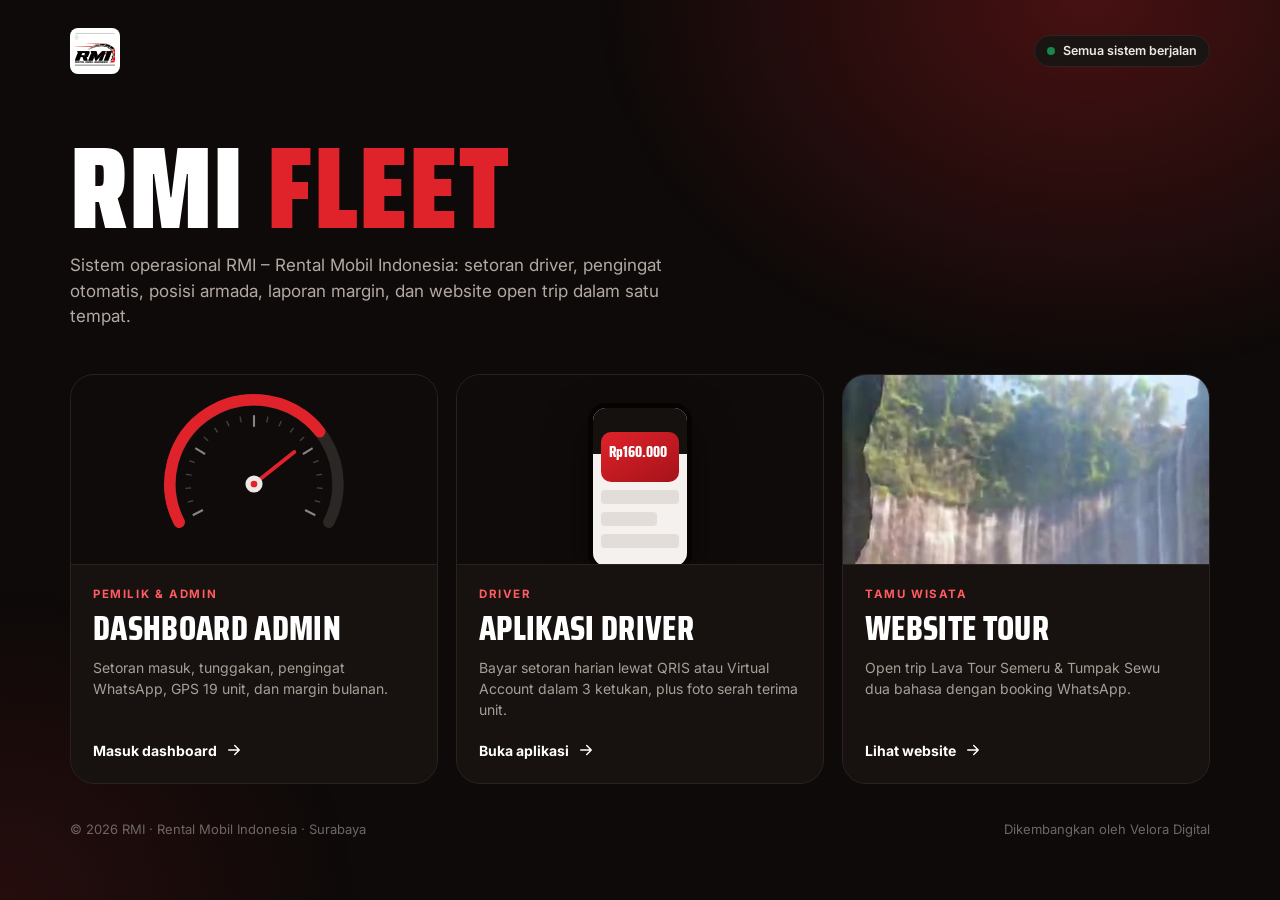
<file: index.html>
<!doctype html>
<html lang="id">
<head>
<meta charset="utf-8">
<meta name="viewport" content="width=device-width, initial-scale=1, viewport-fit=cover">
<meta name="robots" content="noindex">
<meta name="theme-color" content="#0d0a09">
<meta name="claude:viewport-fit-sides" content="cover">
<title>RMI Fleet</title>
<link rel="icon" href="assets/logo-rmi.jpg">
<link rel="preconnect" href="https://fonts.googleapis.com">
<link rel="stylesheet" href="https://fonts.googleapis.com/css2?family=Saira+Condensed:wght@600;700;800;900&family=Inter:wght@400;500;600;700&display=swap">
<link rel="stylesheet" href="css/style.css">
<style>
  body { background: #0d0a09; color: #efe8e4; min-height: 100vh; }
  .bg { position: fixed; inset: 0; background: radial-gradient(55% 60% at 85% 0%, rgba(224, 35, 42, .28), transparent 70%), radial-gradient(40% 50% at 0% 100%, rgba(224, 35, 42, .12), transparent 70%); pointer-events: none; }
  .wrap { position: relative; width: min(1180px, 100%); margin: 0 auto; padding: calc(28px + env(safe-area-inset-top, 0px)) max(20px, env(safe-area-inset-right, 0px)) 48px max(20px, env(safe-area-inset-left, 0px)); }
  .top { display: flex; align-items: center; justify-content: space-between; gap: 16px; }
  .top img { height: 46px; border-radius: 8px; background: #fff; padding: 3px 5px; }
  .top .live { background: #1a1412; border-color: #2c2421; color: #efe8e4; }
  h1 { font-size: clamp(56px, 9vw, 120px); font-weight: 900; text-transform: uppercase; color: #fff; margin: 64px 0 14px; line-height: .88; }
  h1 span { color: var(--red); }
  .lead { color: #b3a9a3; max-width: 38rem; font-size: 17px; margin: 0 0 44px; }
  .cards { display: grid; grid-template-columns: repeat(3, minmax(0, 1fr)); gap: 18px; }
  .go { display: flex; flex-direction: column; background: #17120f; border: 1px solid #2a221f; border-radius: 24px; overflow: hidden; text-decoration: none; color: #efe8e4; transition: border-color .2s, transform .2s; min-width: 0; }
  .go:hover { border-color: var(--red); transform: translateY(-4px); }
  .go .art { height: 190px; display: grid; place-items: center; background: #0f0b0a; border-bottom: 1px solid #2a221f; position: relative; overflow: hidden; }
  .go .art img { width: 100%; height: 100%; object-fit: cover; }
  .go .art .gauge { width: 210px; color: #efe8e4; --ink: #efe8e4; }
  .go .body { padding: 22px; display: flex; flex-direction: column; gap: 10px; flex: 1; }
  .go .n { font: 700 11.5px var(--body); letter-spacing: .14em; text-transform: uppercase; color: #ff5b61; }
  .go h2 { font-size: 34px; font-weight: 800; text-transform: uppercase; color: #fff; }
  .go p { margin: 0; color: #a89e98; font-size: 14px; }
  .go .arrow { margin-top: auto; padding-top: 10px; font-weight: 700; color: #fff; display: flex; align-items: center; gap: 8px; }
  .mini-phone { width: 104px; height: 168px; border-radius: 18px; border: 5px solid #050403; background: #f4f1ee; position: relative; top: 18px; box-shadow: 0 20px 40px rgba(0,0,0,.5); overflow: hidden; }
  .mini-phone .h { height: 46px; background: #15110f; }
  .mini-phone .c { margin: -22px 8px 0; height: 50px; border-radius: 10px; background: linear-gradient(150deg, #e0232a, #a5121a); color: #fff; font: 800 15px var(--display); padding: 8px; }
  .mini-phone .r { margin: 8px; height: 14px; border-radius: 4px; background: #e2ddd9; }
  .foot { margin-top: 36px; color: #6f6661; font-size: 13px; display: flex; justify-content: space-between; flex-wrap: wrap; gap: 8px; }
  @media (max-width: 860px) { .cards { grid-template-columns: minmax(0, 1fr); } h1 { margin-top: 40px; } }
</style>
</head>
<body>
<div class="bg"></div>
<div class="wrap">
  <div class="top"><img src="assets/logo-rmi.jpg" alt="RMI Rental Mobil Indonesia"><span class="live"><i></i>Semua sistem berjalan</span></div>
  <h1>RMI <span>Fleet</span></h1>
  <p class="lead">Sistem operasional RMI – Rental Mobil Indonesia: setoran driver, pengingat otomatis, posisi armada, laporan margin, dan website open trip dalam satu tempat.</p>
  <div class="cards">
    <a class="go" href="admin.html">
      <div class="art" id="art-admin"></div>
      <div class="body"><span class="n">Pemilik &amp; admin</span><h2>Dashboard Admin</h2><p>Setoran masuk, tunggakan, pengingat WhatsApp, GPS 19 unit, dan margin bulanan.</p><span class="arrow">Masuk dashboard <span id="ar1"></span></span></div>
    </a>
    <a class="go" href="driver.html">
      <div class="art"><div class="mini-phone"><div class="h"></div><div class="c">Rp160.000</div><div class="r"></div><div class="r" style="width:60%"></div><div class="r"></div></div></div>
      <div class="body"><span class="n">Driver</span><h2>Aplikasi Driver</h2><p>Bayar setoran harian lewat QRIS atau Virtual Account dalam 3 ketukan, plus foto serah terima unit.</p><span class="arrow">Buka aplikasi <span id="ar2"></span></span></div>
    </a>
    <a class="go" href="tour.html">
      <div class="art"><img src="assets/video/poster-falls.jpg" alt="Air Terjun Tumpak Sewu"></div>
      <div class="body"><span class="n">Tamu wisata</span><h2>Website Tour</h2><p>Open trip Lava Tour Semeru &amp; Tumpak Sewu dua bahasa dengan booking WhatsApp.</p><span class="arrow">Lihat website <span id="ar3"></span></span></div>
    </a>
  </div>
  <div class="foot"><span>© <span id="yr"></span> RMI · Rental Mobil Indonesia · Surabaya</span><span>Dikembangkan oleh Velora Digital</span></div>
</div>
<script src="js/data.js"></script>
<script>
  document.getElementById('art-admin').innerHTML = RMI.gauge(0.72);
  ['ar1', 'ar2', 'ar3'].forEach(function (id) { document.getElementById(id).innerHTML = RMI.icon('arrow', 18); });
  document.getElementById('yr').textContent = new Date().getFullYear();
</script>
</body>
</html>
</file>
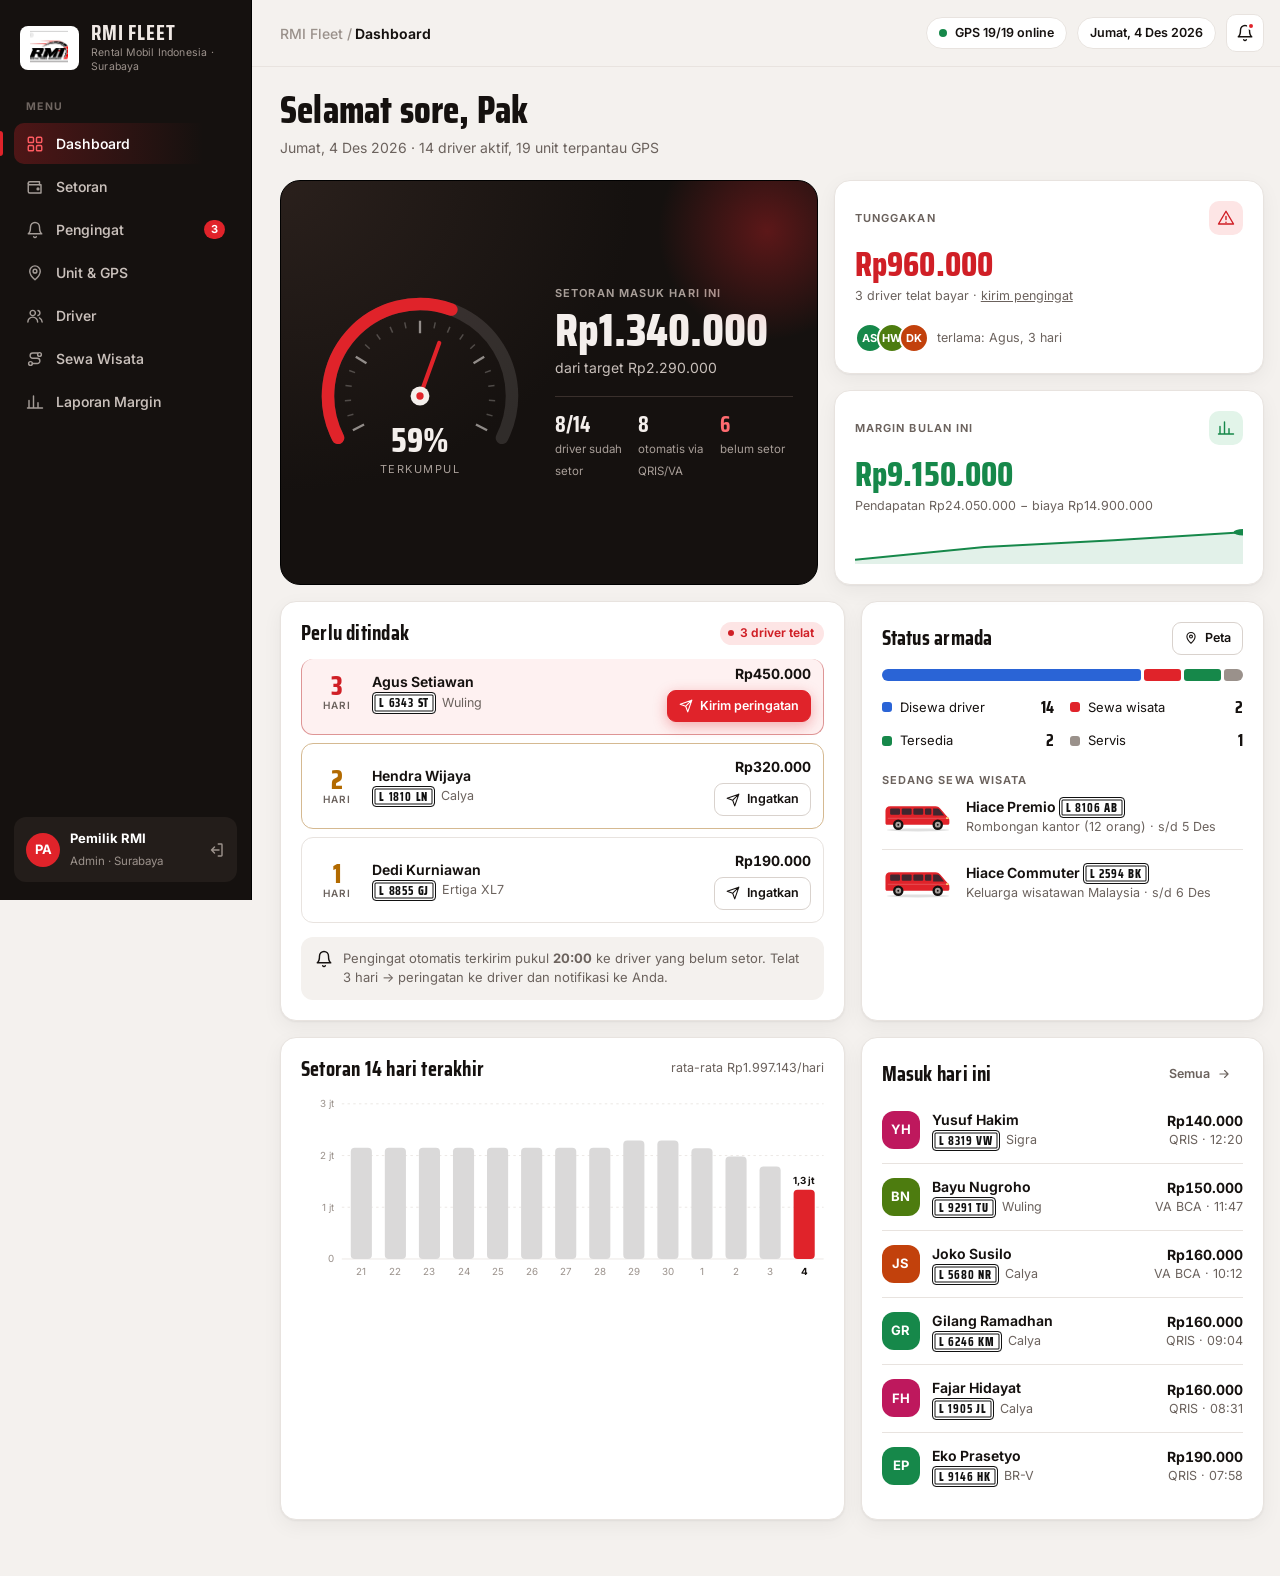
<file: admin.html>
<!doctype html>
<html lang="id">
<head>
<meta charset="utf-8">
<meta name="viewport" content="width=device-width, initial-scale=1, viewport-fit=cover">
<meta name="robots" content="noindex">
<meta name="theme-color" content="#15110f">
<meta name="claude:viewport-fit-sides" content="cover">
<title>RMI Fleet Admin</title>
<link rel="icon" href="assets/logo-rmi.jpg">
<link rel="preconnect" href="https://fonts.googleapis.com">
<link rel="stylesheet" href="https://fonts.googleapis.com/css2?family=Saira+Condensed:wght@600;700;800&family=Inter:wght@400;500;600;700&display=swap">
<link rel="stylesheet" href="css/leaflet.css">
<link rel="stylesheet" href="css/style.css">
</head>
<body>
<div class="app">
  <aside class="side">
    <div class="brand">
      <img src="assets/logo-rmi.jpg" alt="RMI">
      <div><b>RMI FLEET</b><span>Rental Mobil Indonesia · Surabaya</span></div>
    </div>
    <div class="nav-title">Menu</div>
    <nav class="nav" id="nav" aria-label="Menu admin"></nav>
    <div class="me">
      <div class="av">PA</div>
      <div><b>Pemilik RMI</b><span>Admin · Surabaya</span></div>
      <a href="index.html" title="Keluar" aria-label="Keluar" id="logout-ic"></a>
    </div>
  </aside>
  <div style="min-width:0">
    <header class="header" id="header"></header>
    <main class="main" id="main"></main>
  </div>
</div>
<dialog id="dlg"><form method="dialog" id="dlg-form"></form></dialog>
<div class="toast" id="toast" role="status" aria-live="polite"></div>
<script src="js/vendor/leaflet.js"></script>
<script src="js/data.js"></script>
<script src="js/admin.js"></script>
</body>
</html>
</file>
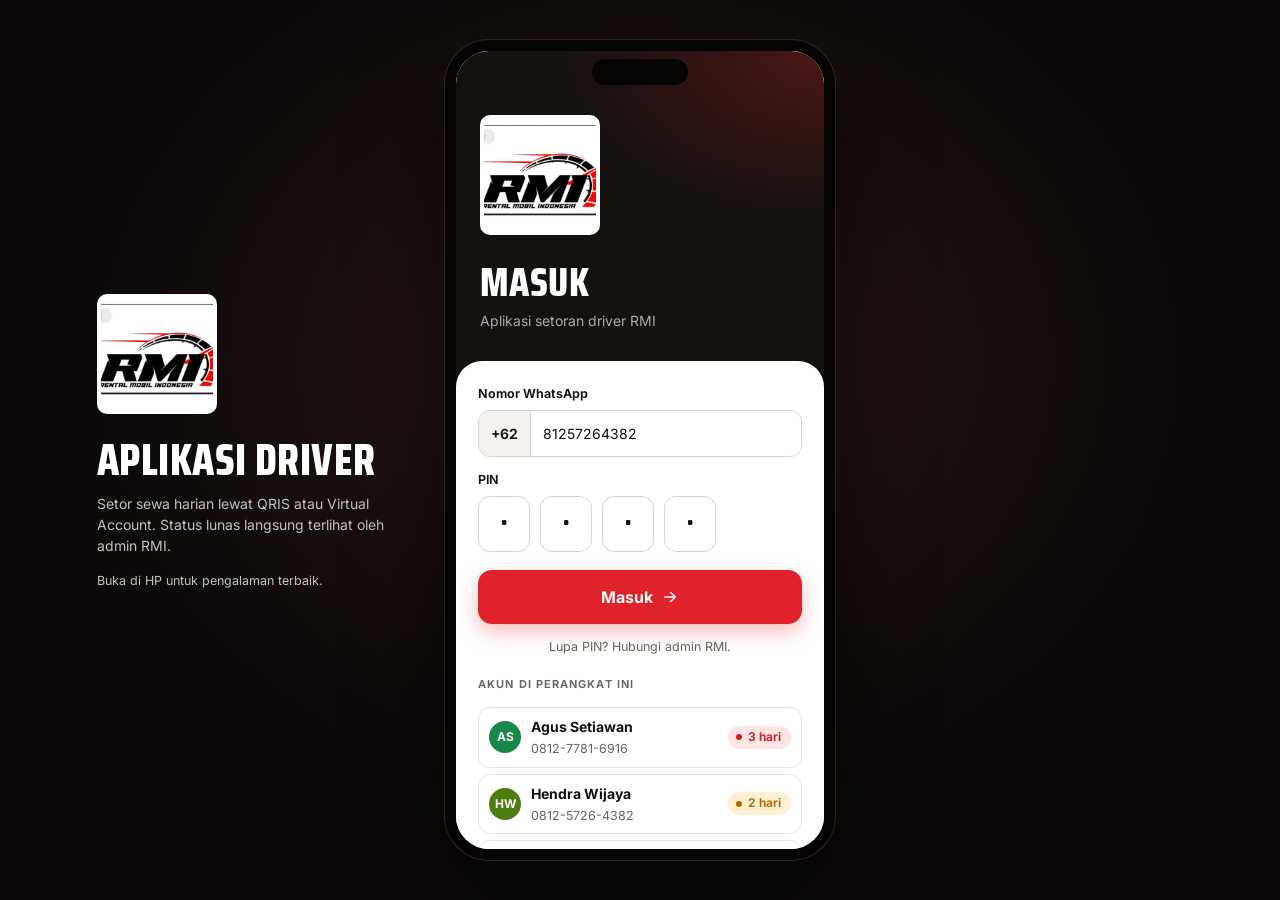
<file: driver.html>
<!doctype html>
<html lang="id">
<head>
<meta charset="utf-8">
<meta name="viewport" content="width=device-width, initial-scale=1, viewport-fit=cover">
<meta name="robots" content="noindex">
<meta name="theme-color" content="#15110f">
<title>RMI Driver</title>
<link rel="icon" href="assets/logo-rmi.jpg">
<link rel="preconnect" href="https://fonts.googleapis.com">
<link rel="stylesheet" href="https://fonts.googleapis.com/css2?family=Saira+Condensed:wght@600;700;800&family=Inter:wght@400;500;600;700&display=swap">
<link rel="stylesheet" href="css/style.css">
<style>
  /* Desktop: ponsel di tengah panggung gelap. HP: aplikasi penuh layar. */
  body { background: #0d0a09; }
  .stage { min-height: 100vh; display: grid; grid-template-columns: minmax(0, 1fr) auto minmax(0, 1fr); align-items: center; gap: 48px; padding: 28px max(16px, env(safe-area-inset-right, 0px)) 28px max(16px, env(safe-area-inset-left, 0px)); background: radial-gradient(60% 70% at 50% 40%, #2a1714 0%, #0d0a09 70%); }
  .aside { color: #c9c0bb; justify-self: end; max-width: 300px; }
  .aside img { width: 120px; border-radius: 10px; background: #fff; padding: 4px; }
  .aside h1 { color: #fff; font-size: 44px; font-weight: 800; margin: 18px 0 10px; text-transform: uppercase; }
  .aside p { margin: 0 0 16px; }
  .aside a { color: #fff; font-weight: 600; }
  .phone { width: 390px; height: min(820px, calc(100vh - 56px)); min-height: 660px; background: var(--card); border-radius: 44px; border: 11px solid #050403; box-shadow: 0 0 0 1px #2b2421, 0 40px 90px rgba(0, 0, 0, .6); overflow: hidden; display: flex; flex-direction: column; position: relative; }
  .phone::before { content: ""; position: absolute; top: 8px; left: 50%; transform: translateX(-50%); width: 96px; height: 26px; border-radius: 20px; background: #050403; z-index: 10; }
  .screen { flex: 1; overflow-y: auto; display: flex; flex-direction: column; background: var(--bg); scrollbar-width: none; }
  .screen > * { flex-shrink: 0; }

  /* login */
  .login { flex: 1; display: flex; flex-direction: column; background: var(--panel); color: #fff; }
  .login .hero { padding: 64px 24px 30px; background: radial-gradient(120% 90% at 100% 0%, #4a1715 0%, transparent 60%); }
  .login .hero img { width: 120px; border-radius: 10px; background: #fff; padding: 4px; }
  .login h2 { font-size: 40px; font-weight: 800; text-transform: uppercase; margin: 22px 0 6px; }
  .login .hero p { color: #b3a9a3; margin: 0; }
  .login form { background: var(--card); color: var(--ink); border-radius: 26px 26px 0 0; padding: 24px 22px 28px; display: flex; flex-direction: column; gap: 14px; flex: 1; }
  .tel { display: flex; border: 1px solid var(--line-2); border-radius: 12px; overflow: hidden; }
  .tel span { padding: 12px; background: var(--bg); font-weight: 650; border-right: 1px solid var(--line-2); }
  .tel input { border: 0; flex: 1; padding: 12px; min-width: 0; background: var(--card); }
  .tel:focus-within { border-color: var(--red); box-shadow: 0 0 0 3px color-mix(in srgb, var(--red) 18%, transparent); }
  .pin-row { display: flex; gap: 10px; }
  .pin-row input { width: 52px; height: 56px; text-align: center; font: 700 22px var(--display); border: 1px solid var(--line-2); border-radius: 12px; background: var(--card); }
  .pin-row input:focus { outline: none; border-color: var(--red); }
  .saved { display: flex; flex-direction: column; gap: 6px; }
  .saved button { display: flex; align-items: center; gap: 10px; border: 1px solid var(--line); background: var(--card); border-radius: 12px; padding: 8px 10px; text-align: left; }
  .saved button:hover { border-color: var(--ink-2); }
  .saved .avatar { width: 32px; height: 32px; border-radius: 50%; font-size: 12px; }

  /* app */
  .p-head { background: var(--panel); color: #fff; padding: 52px 20px 72px; position: relative; overflow: hidden; }
  .p-head::after { content: ""; position: absolute; right: -80px; top: -60px; width: 240px; height: 240px; border-radius: 50%; background: radial-gradient(circle, rgba(224, 35, 42, .45), transparent 70%); }
  .p-head .top { display: flex; align-items: center; justify-content: space-between; position: relative; z-index: 1; }
  .p-head .top img { height: 30px; border-radius: 6px; background: #fff; padding: 2px; }
  .p-head .hi { margin-top: 18px; font-size: 13px; color: #b3a9a3; position: relative; z-index: 1; }
  .p-head .hi b { display: block; font-family: var(--display); font-size: 30px; font-weight: 800; color: #fff; letter-spacing: .01em; line-height: 1.1; }
  .bell { position: relative; width: 38px; height: 38px; border-radius: 12px; background: rgba(255,255,255,.08); display: grid; place-items: center; border: 0; color: #fff; }
  .bell i { position: absolute; top: 7px; right: 8px; width: 8px; height: 8px; border-radius: 50%; background: var(--red); border: 2px solid #2a201c; }
  .p-body { padding: 0 16px 24px; margin-top: -52px; display: flex; flex-direction: column; gap: 14px; position: relative; z-index: 2; }
  .due { background: var(--card); border-radius: 22px; padding: 20px; box-shadow: 0 12px 30px rgba(0, 0, 0, .12); }
  .due.late { background: linear-gradient(150deg, #e0232a, #a5121a); color: #fff; }
  .due.late .label, .due.late .muted { color: rgba(255,255,255,.8); }
  .due .amt { font-family: var(--display); font-size: 48px; font-weight: 800; line-height: 1; margin: 8px 0 6px; font-variant-numeric: tabular-nums; }
  .due.ok .amt { color: var(--good); }
  .pay-btn { width: 100%; margin-top: 16px; padding: 15px; border: 0; border-radius: 14px; background: var(--red); color: #fff; font-weight: 700; font-size: 16px; display: flex; align-items: center; justify-content: center; gap: 8px; box-shadow: 0 8px 20px rgba(224, 35, 42, .3); }
  .due.late .pay-btn { background: #fff; color: #b8161c; box-shadow: none; }
  .pay-btn:active { transform: scale(.99); }
  .pay-btn[disabled] { opacity: .6; }
  .week { display: flex; justify-content: space-between; gap: 6px; }
  .week div { flex: 1; text-align: center; font-size: 11px; color: var(--ink-2); display: flex; flex-direction: column; gap: 6px; align-items: center; }
  .week i { width: 30px; height: 30px; border-radius: 50%; display: grid; place-items: center; font-style: normal; color: #fff; }
  .week .ok i { background: var(--good); }
  .week .no i { background: var(--bad-soft); color: var(--bad); border: 1.5px dashed var(--bad); }
  .week .td i { background: var(--card); border: 2px solid var(--ink); color: var(--ink); }
  .tile { background: var(--card); border-radius: 18px; padding: 16px; border: 1px solid var(--line); }
  .tile-h { display: flex; justify-content: space-between; align-items: center; margin-bottom: 12px; }
  .tile-h b { font-family: var(--display); font-size: 19px; }
  .quick { display: grid; grid-template-columns: repeat(4, 1fr); gap: 8px; }
  .quick button, .quick a { border: 0; background: var(--card); border-radius: 16px; padding: 12px 4px; display: flex; flex-direction: column; align-items: center; gap: 6px; font-size: 11.5px; font-weight: 600; text-decoration: none; color: var(--ink); border: 1px solid var(--line); }
  .quick .q { width: 40px; height: 40px; border-radius: 12px; display: grid; place-items: center; background: var(--red-soft); color: var(--red); }
  .unit-big { display: flex; align-items: center; gap: 14px; }
  .unit-big .carpic { width: 120px; height: 54px; color: var(--ink); }
  .tabs { display: flex; border-top: 1px solid var(--line); background: var(--card); padding: 6px 6px calc(8px + env(safe-area-inset-bottom, 0px)); }
  .tabs button { flex: 1; border: 0; background: none; padding: 6px 4px; font-size: 11px; font-weight: 600; color: var(--ink-3); display: flex; flex-direction: column; align-items: center; gap: 4px; border-radius: 12px; }
  .tabs button[aria-current="page"] { color: var(--red); }
  .tabs button[aria-current="page"] .ic { background: var(--red-soft); border-radius: 10px; }
  .tabs .ic { width: 44px; height: 28px; padding: 4px 12px; box-sizing: border-box; }
  .sub-head { display: flex; align-items: center; gap: 12px; padding: 50px 16px 14px; background: var(--card); border-bottom: 1px solid var(--line); position: sticky; top: 0; z-index: 3; }
  .sub-head h2 { font-size: 26px; font-weight: 800; }
  .sub-head .back { border: 0; background: var(--bg); width: 38px; height: 38px; border-radius: 12px; display: grid; place-items: center; }
  .pad { padding: 16px; display: flex; flex-direction: column; gap: 12px; }
  .method { display: flex; align-items: center; gap: 12px; border: 1.5px solid var(--line); border-radius: 16px; padding: 14px; background: var(--card); width: 100%; text-align: left; transition: border-color .15s; }
  .method:hover { border-color: var(--red); }
  .method .logo { width: 48px; height: 32px; border-radius: 8px; display: grid; place-items: center; font: 800 11px var(--body); color: #fff; flex: none; letter-spacing: .02em; }
  .method .grow { flex: 1; }
  .rec { font-size: 11px; font-weight: 700; color: var(--good); background: var(--good-soft); border-radius: 99px; padding: 3px 9px; }
  .pay-card { background: var(--card); border-radius: 22px; padding: 20px; display: flex; flex-direction: column; align-items: center; gap: 14px; border: 1px solid var(--line); }
  .qr-box { background: #fff; padding: 14px; border-radius: 16px; border: 1px solid var(--line); position: relative; }
  .qr-box canvas { display: block; width: 216px; height: 216px; image-rendering: pixelated; }
  .qr-box .mid { position: absolute; left: 50%; top: 50%; transform: translate(-50%, -50%); background: #fff; padding: 4px; border-radius: 8px; }
  .qr-box .mid img { width: 54px; display: block; }
  .qris-mark { font: 800 22px var(--body); letter-spacing: .04em; color: #111; }
  .va { font-family: var(--display); font-size: 30px; font-weight: 800; letter-spacing: .08em; text-align: center; font-variant-numeric: tabular-nums; }
  .waiting { display: flex; align-items: center; gap: 8px; font-weight: 650; font-size: 13.5px; color: var(--warn); background: var(--warn-soft); padding: 7px 12px; border-radius: 999px; }
  .waiting i { width: 8px; height: 8px; border-radius: 50%; background: currentColor; animation: blink 1.2s infinite; }
  @keyframes blink { 50% { opacity: .25; } }
  .timer { font-family: var(--display); font-size: 20px; font-weight: 700; font-variant-numeric: tabular-nums; }
  .spin { width: 18px; height: 18px; border-radius: 50%; border: 2.5px solid rgba(255,255,255,.4); border-top-color: #fff; animation: rot .8s linear infinite; }
  @keyframes rot { to { transform: rotate(360deg); } }
  .success { flex: 1; display: flex; flex-direction: column; align-items: center; padding: 70px 22px 24px; gap: 12px; text-align: center; background: linear-gradient(180deg, var(--good-soft), var(--bg) 45%); }
  .big-check { width: 96px; height: 96px; border-radius: 50%; background: var(--good); color: #fff; display: grid; place-items: center; box-shadow: 0 0 0 12px color-mix(in srgb, var(--good) 18%, transparent); animation: pop .5s cubic-bezier(.2, 1.4, .4, 1); }
  @keyframes pop { from { transform: scale(.3); opacity: 0; } to { transform: scale(1); opacity: 1; } }
  .receipt { width: 100%; background: var(--card); border-radius: 18px; padding: 6px 16px; border: 1px solid var(--line); text-align: left; }
  .receipt div { display: flex; justify-content: space-between; gap: 10px; padding: 10px 0; font-size: 13.5px; border-top: 1px dashed var(--line); }
  .receipt div:first-child { border-top: 0; }
  .hist { display: flex; justify-content: space-between; align-items: center; gap: 10px; padding: 12px 14px; background: var(--card); border-radius: 14px; border: 1px solid var(--line); }
  .slot { aspect-ratio: 4/3; border: 1.5px dashed var(--line-2); border-radius: 12px; display: grid; place-items: center; text-align: center; font-size: 11.5px; color: var(--ink-2); cursor: pointer; overflow: hidden; position: relative; background: var(--card); gap: 4px; align-content: center; }
  .slot img { position: absolute; inset: 0; width: 100%; height: 100%; object-fit: cover; }
  .slot input { position: absolute; width: 1px; height: 1px; opacity: 0; }
  .slot.done::after { content: "✓"; position: absolute; top: 5px; right: 5px; width: 18px; height: 18px; border-radius: 50%; background: var(--good); color: #fff; font-size: 11px; display: grid; place-items: center; }
  .slots { display: grid; grid-template-columns: repeat(3, 1fr); gap: 8px; }
  .profile-top { display: flex; flex-direction: column; align-items: center; gap: 8px; padding: 54px 16px 22px; background: var(--card); border-bottom: 1px solid var(--line); text-align: center; }
  .profile-top .avatar { width: 76px; height: 76px; border-radius: 50%; font-size: 26px; }
  .menu-list { background: var(--card); border-radius: 16px; border: 1px solid var(--line); overflow: hidden; }
  .menu-list > * { display: flex; align-items: center; gap: 12px; padding: 14px 16px; border-top: 1px solid var(--line); width: 100%; background: none; border-left: 0; border-right: 0; border-bottom: 0; text-align: left; text-decoration: none; color: var(--ink); }
  .menu-list > *:first-child { border-top: 0; }
  .menu-list .r { margin-left: auto; color: var(--ink-2); font-size: 13px; }
  @media (max-width: 960px) { .aside { display: none; } .stage { grid-template-columns: 1fr; justify-items: center; } }
  @media (max-width: 480px) {
    body { background: var(--bg); }
    .stage { padding: 0; display: block; background: none; }
    .phone { width: 100%; height: 100vh; min-height: 0; border: 0; border-radius: 0; box-shadow: none; }
    .phone::before { display: none; }
    .p-head, .login .hero { padding-top: calc(24px + env(safe-area-inset-top, 0px)); }
    .sub-head, .profile-top { padding-top: calc(16px + env(safe-area-inset-top, 0px)); }
    .success { padding-top: calc(40px + env(safe-area-inset-top, 0px)); }
  }
</style>
</head>
<body>
<div class="stage">
  <div class="aside">
    <img src="assets/logo-rmi.jpg" alt="RMI">
    <h1>Aplikasi Driver</h1>
    <p>Setor sewa harian lewat QRIS atau Virtual Account. Status lunas langsung terlihat oleh admin RMI.</p>
    <p class="small">Buka di HP untuk pengalaman terbaik.</p>
  </div>
  <div class="phone">
    <div class="screen" id="screen"></div>
    <nav class="tabs" id="tabs" aria-label="Menu driver" hidden></nav>
  </div>
  <div></div>
</div>
<div class="toast" id="toast" role="status" aria-live="polite"></div>
<script src="js/data.js"></script>
<script src="js/driver.js"></script>
</body>
</html>
</file>
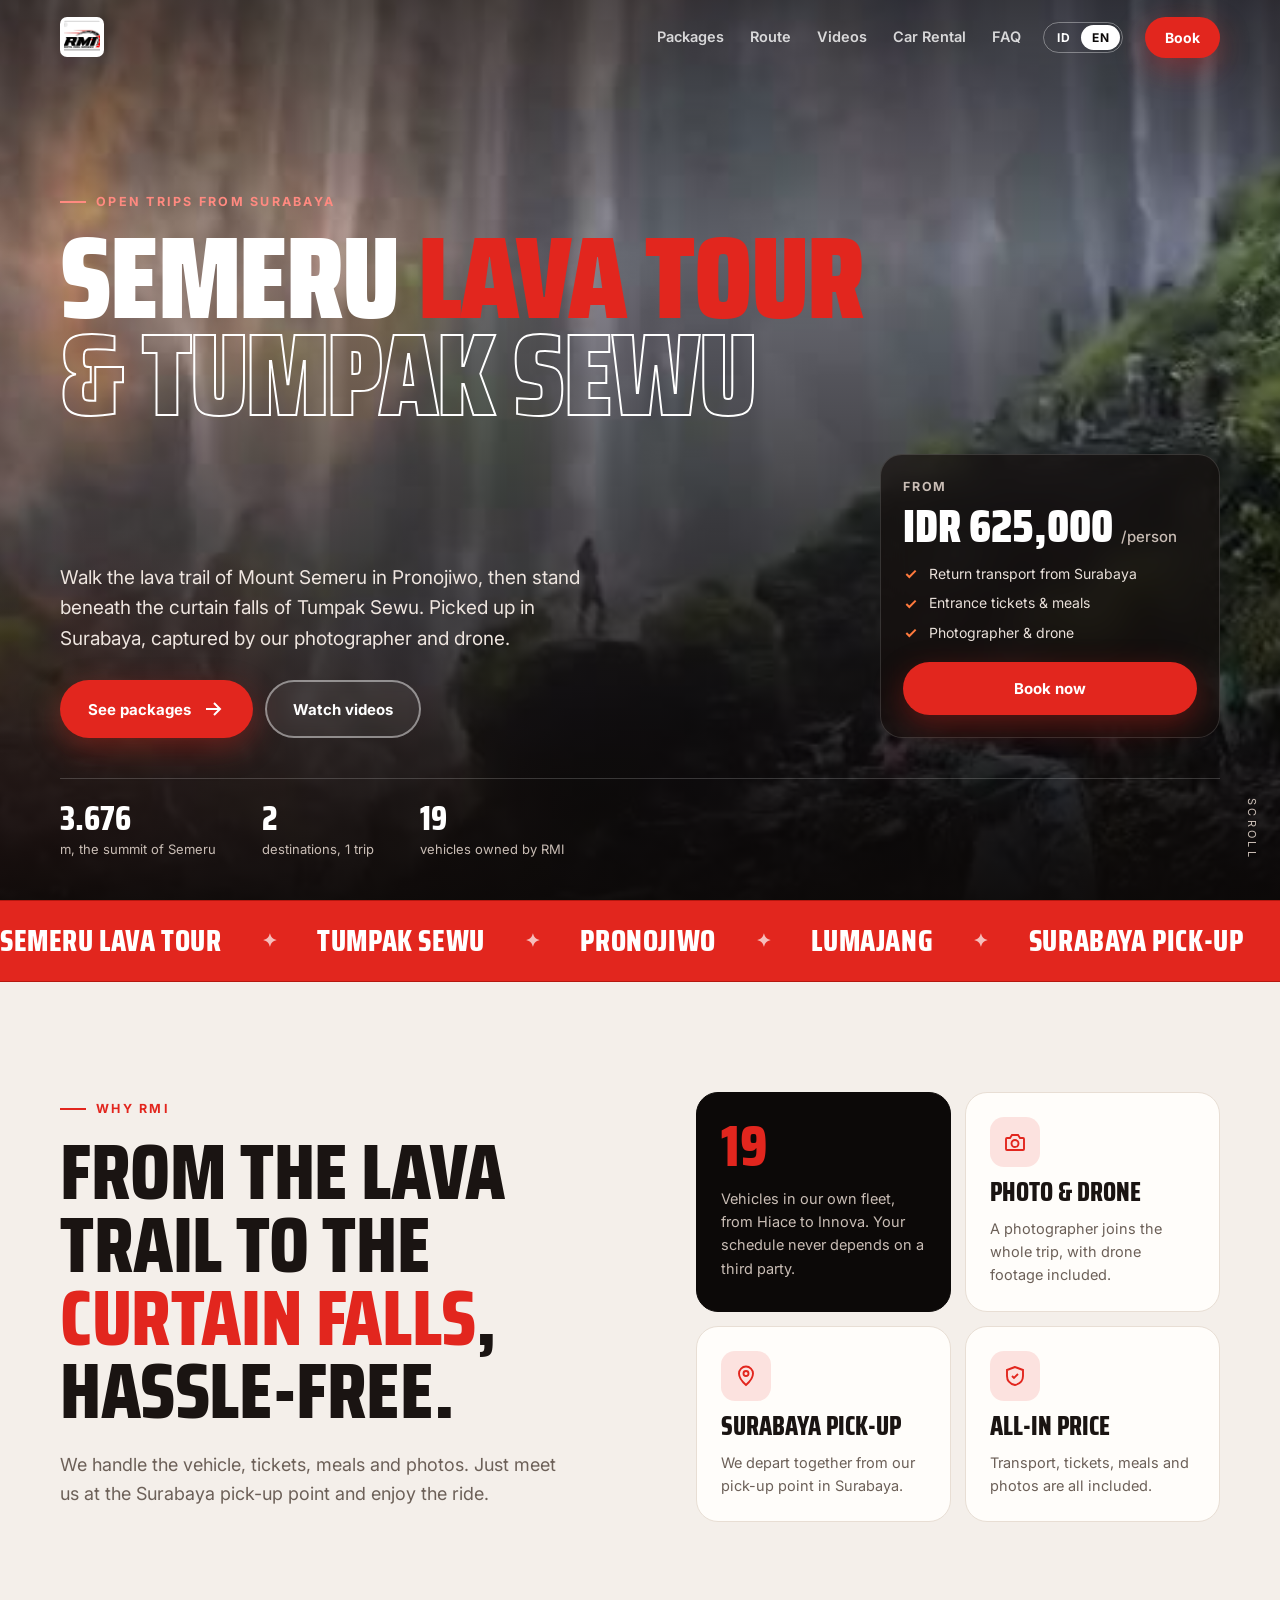
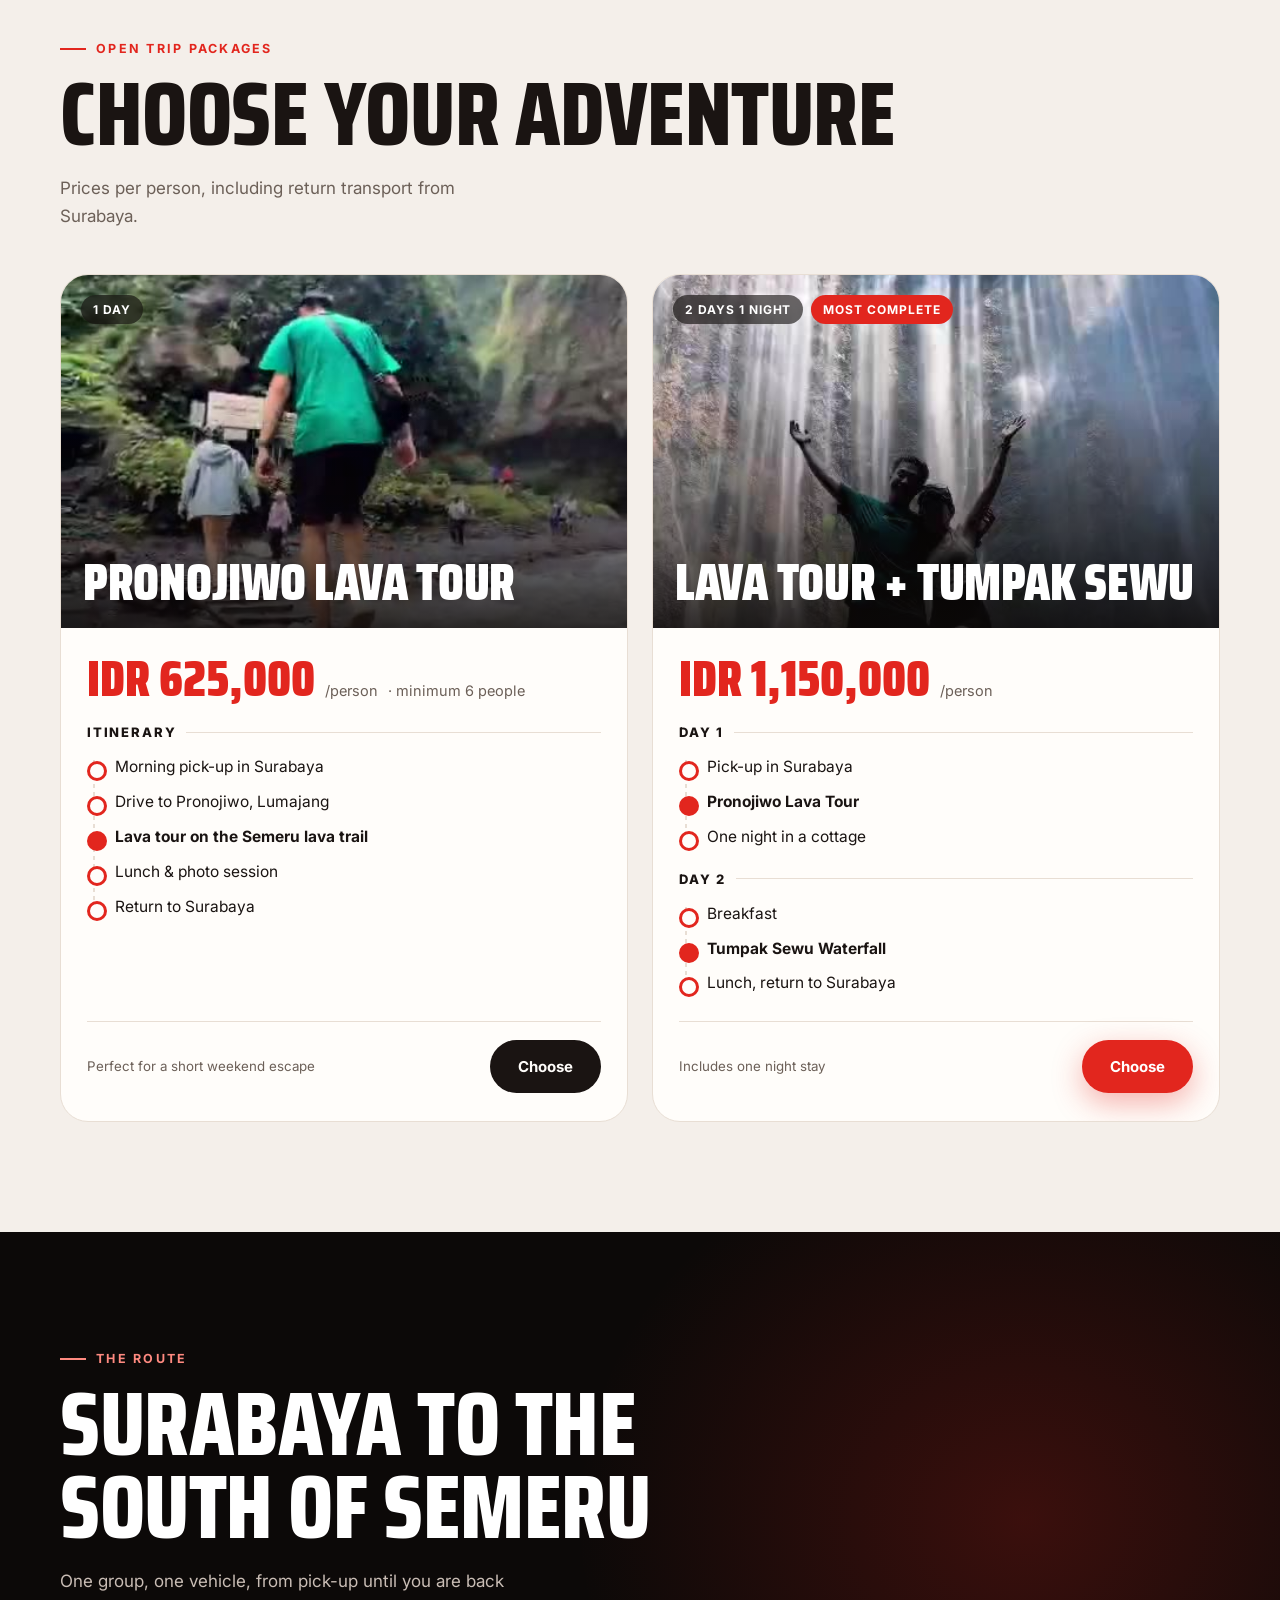
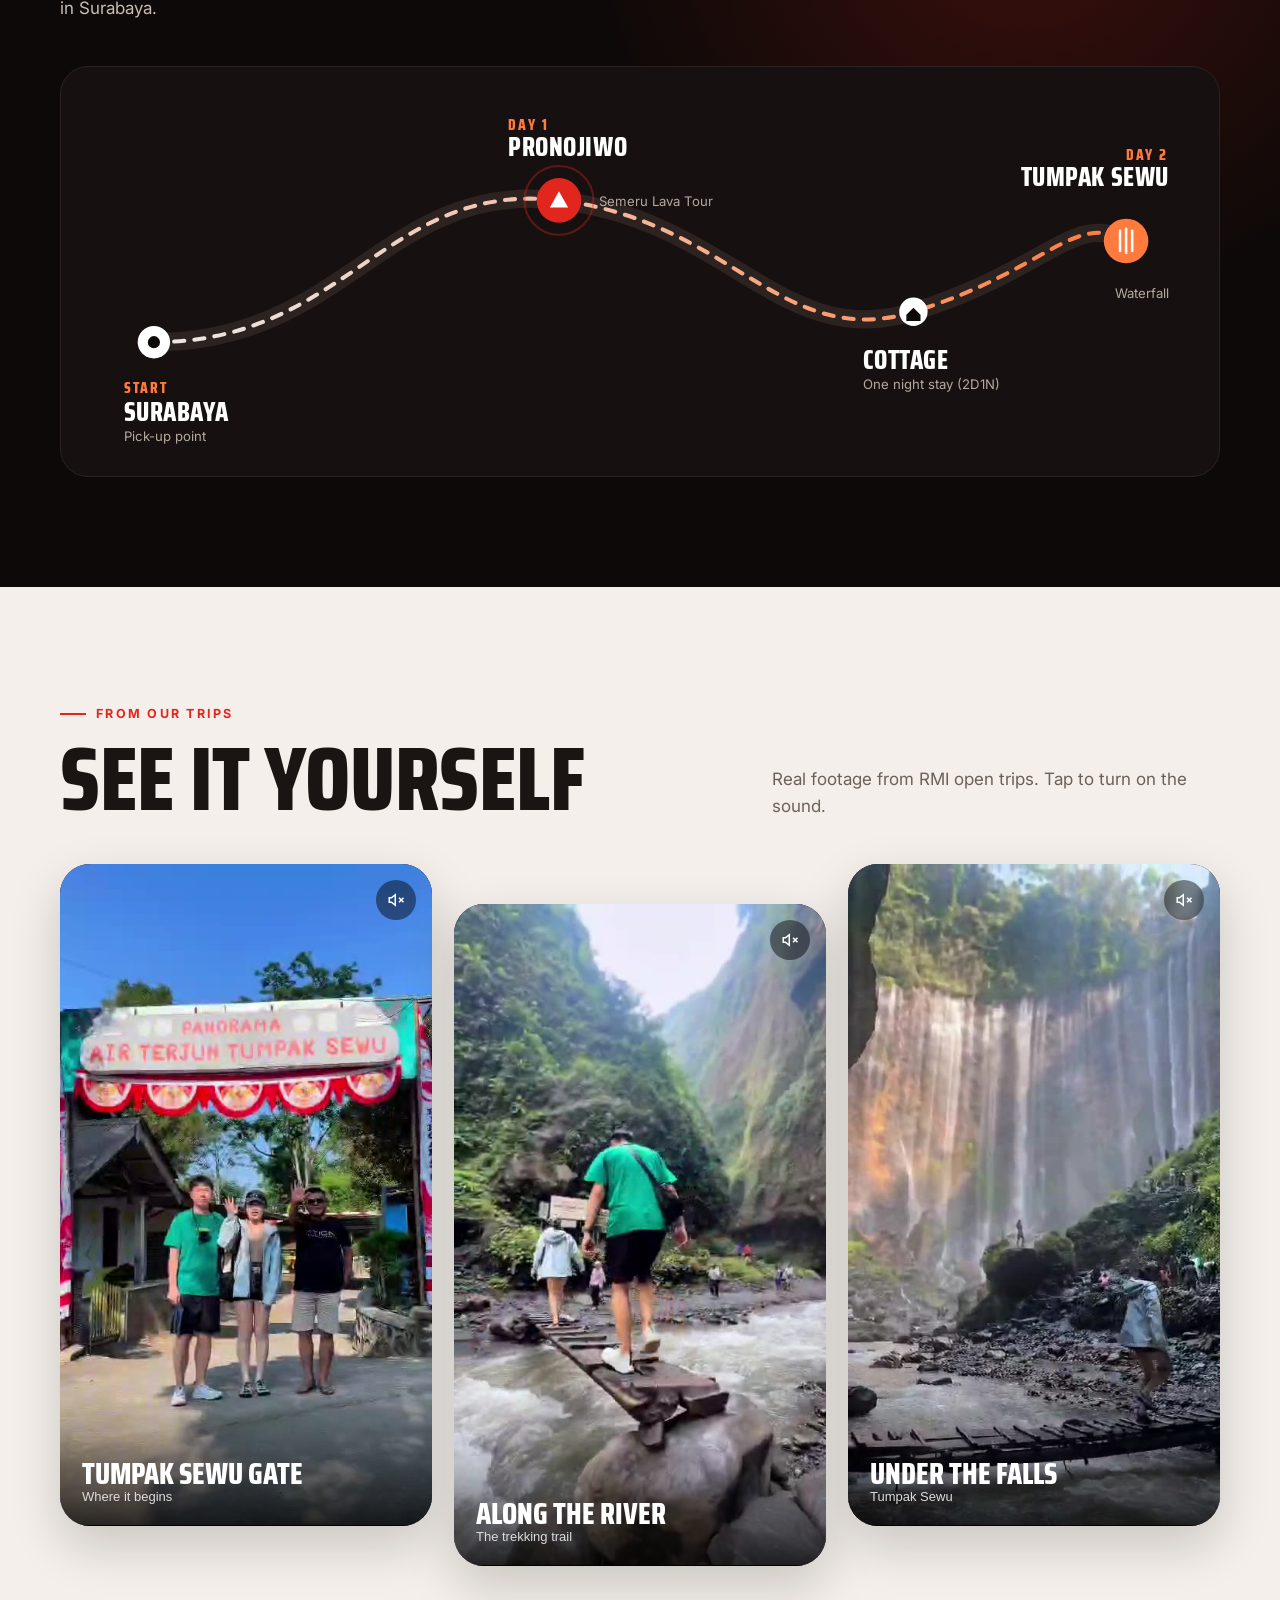
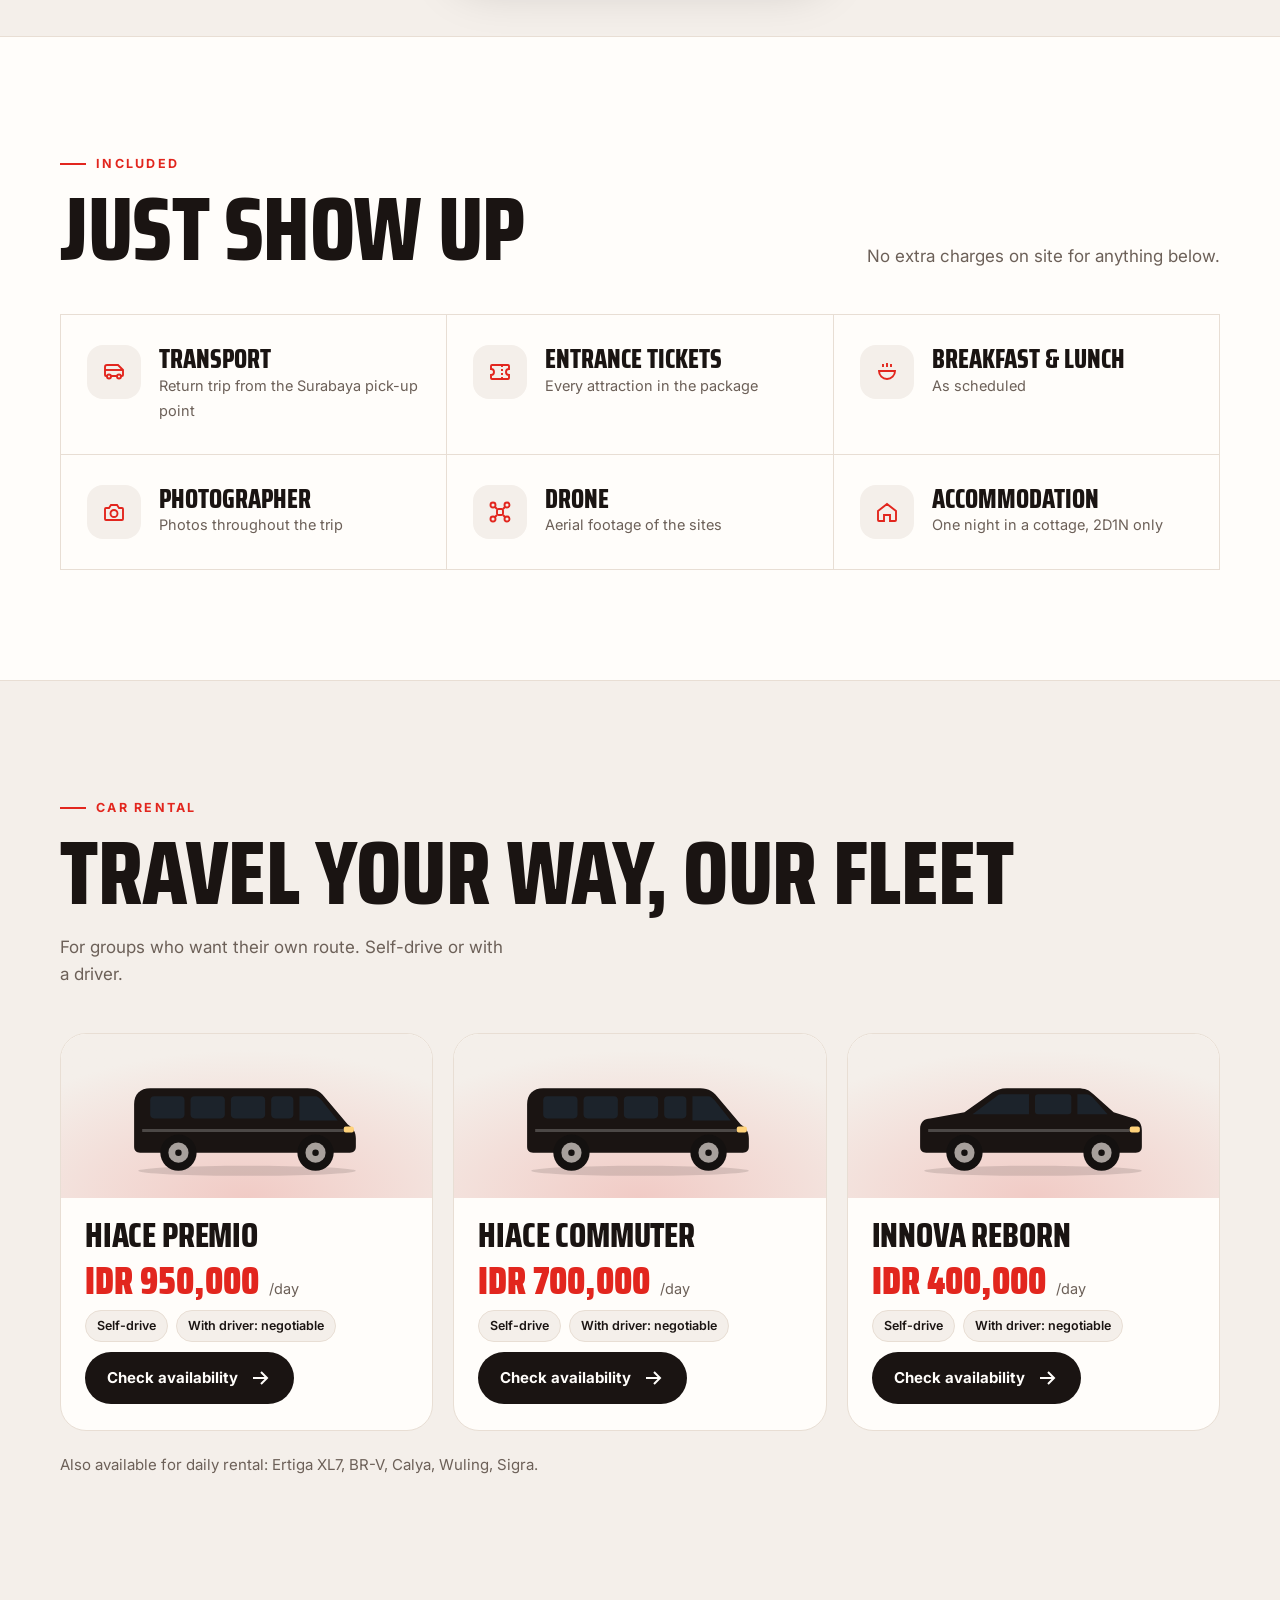
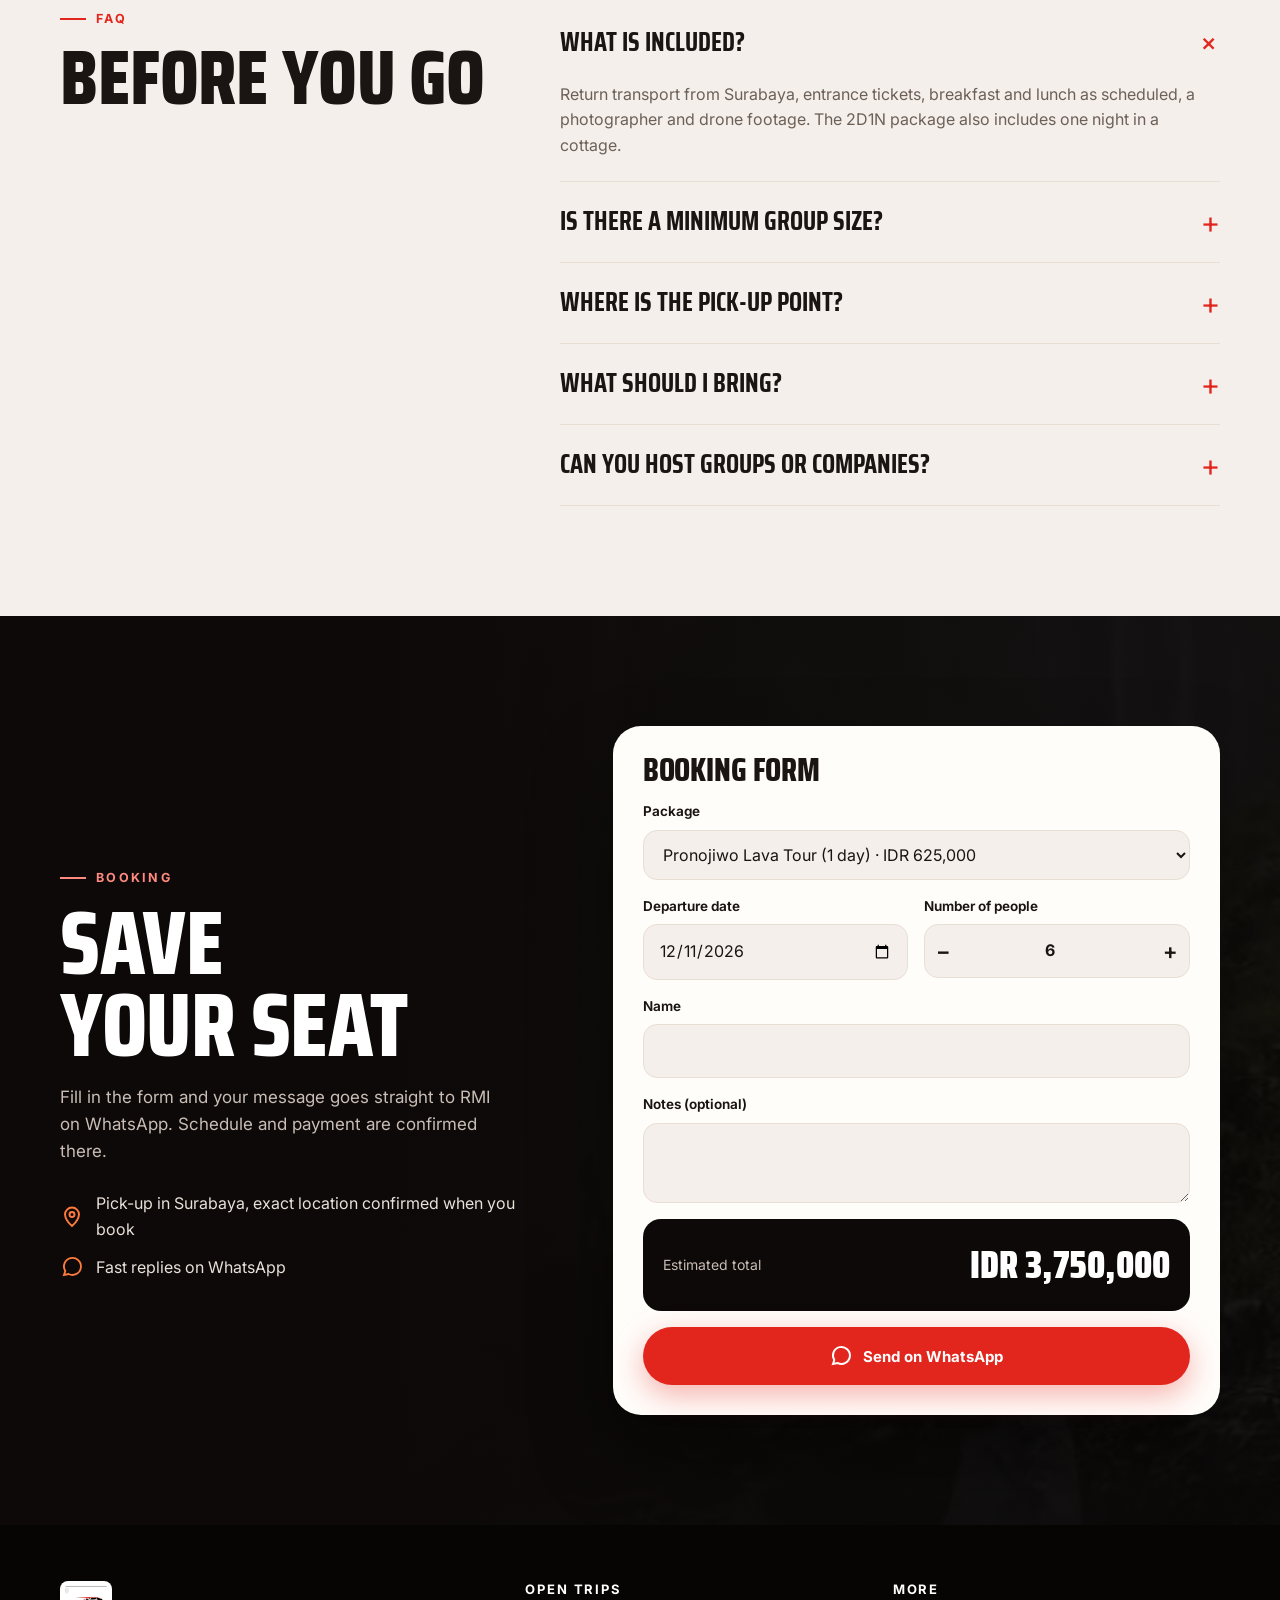
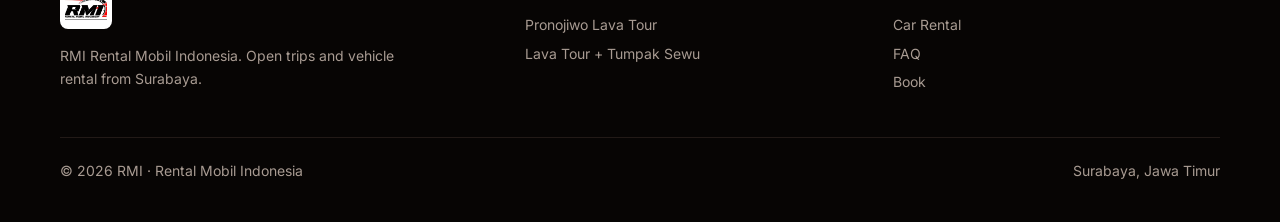
<file: tour.html>
<!doctype html>
<html lang="id">
<head>
<meta charset="utf-8">
<meta name="viewport" content="width=device-width, initial-scale=1, viewport-fit=cover">
<meta name="claude:viewport-fit-sides" content="cover">
<meta name="theme-color" content="#0c0908">
<title>RMI Lava Tour</title>
<meta name="description" content="Open trip Semeru Lava Tour Pronojiwo & Air Terjun Tumpak Sewu dari Surabaya. Termasuk antar-jemput, makan, tiket masuk, fotografer & drone.">
<meta property="og:title" content="Semeru Lava Tour & Tumpak Sewu — RMI">
<meta property="og:description" content="Open trip dari Surabaya. Mulai Rp625.000/orang, sudah termasuk transport, makan, tiket, fotografer & drone.">
<meta property="og:image" content="assets/video/poster-falls.jpg">
<link rel="icon" href="assets/logo-rmi.jpg">
<link rel="preconnect" href="https://fonts.googleapis.com">
<link rel="stylesheet" href="https://fonts.googleapis.com/css2?family=Saira+Condensed:wght@500;700;800;900&family=Inter:wght@400;500;600;700&display=swap">
<style>
/* Layout: hero video layar penuh + kartu harga mengambang → pita marquee merah → manifesto + keunggulan → dua paket →
   peta rute gelap → reels vertikal → termasuk → armada → FAQ → booking. Satu momen berani: judul raksasa dengan teks outline. */
:root {
  --ash: #0c0908;
  --ash-2: #161110;
  --ash-3: #241b18;
  --ember: #e2261e;
  --ember-deep: #b5170f;
  --glow: #ff7a3d;
  --mist: #f4efea;
  --sand: #e8ded4;
  --ink: #1a1412;
  --ink-2: #6c6058;
  --paper: #fffdfa;
  --display: 'Saira Condensed', 'Arial Narrow', Arial, sans-serif;
  --body: 'Inter', system-ui, -apple-system, 'Segoe UI', Roboto, sans-serif;
}
@media (prefers-color-scheme: dark) {
  :root:not([data-theme="light"]) { --mist: #141010; --sand: #2a211e; --ink: #f4eee9; --ink-2: #b6a99f; --paper: #1d1715; color-scheme: dark; }
}
:root[data-theme="dark"] { --mist: #141010; --sand: #2a211e; --ink: #f4eee9; --ink-2: #b6a99f; --paper: #1d1715; color-scheme: dark; }
* { box-sizing: border-box; }
html { scroll-behavior: smooth; }
body { margin: 0; background: var(--mist); color: var(--ink); font: 16px/1.6 var(--body); -webkit-font-smoothing: antialiased; overflow-x: hidden; }
h1, h2, h3 { font-family: var(--display); line-height: .92; margin: 0; text-wrap: balance; font-weight: 800; text-transform: uppercase; letter-spacing: -.005em; }
a { color: inherit; }
img, video { max-width: 100%; display: block; }
svg.i { width: 24px; height: 24px; flex: none; }
:focus-visible { outline: 2px solid var(--ember); outline-offset: 3px; }
.wrap { width: min(1200px, 100%); margin: 0 auto; padding-left: max(20px, env(safe-area-inset-left, 0px)); padding-right: max(20px, env(safe-area-inset-right, 0px)); }
.eyebrow { display: inline-flex; align-items: center; gap: 10px; font-size: 12.5px; font-weight: 700; letter-spacing: .18em; text-transform: uppercase; color: var(--ember); }
.eyebrow::before { content: ""; width: 26px; height: 2px; background: currentColor; }
.btn { display: inline-flex; align-items: center; justify-content: center; gap: 10px; padding: 15px 26px; border-radius: 999px; font: 700 15px var(--body); text-decoration: none; border: 2px solid transparent; cursor: pointer; transition: transform .15s, background .2s, border-color .2s; white-space: nowrap; }
.btn:hover { transform: translateY(-2px); }
.btn-ember { background: var(--ember); color: #fff; box-shadow: 0 10px 30px rgba(226, 38, 30, .35); }
.btn-ember:hover { background: var(--ember-deep); }
.btn-ghost { border-color: rgba(255, 255, 255, .45); color: #fff; backdrop-filter: blur(6px); background: rgba(255, 255, 255, .06); }
.btn-ghost:hover { border-color: #fff; }
.btn-ink { background: var(--ink); color: var(--paper); }

/* nav */
.nav { position: fixed; inset: 0 0 auto; z-index: 40; padding-top: env(safe-area-inset-top, 0px); transition: background .3s, box-shadow .3s; }
.nav.solid { background: rgba(12, 9, 8, .9); backdrop-filter: blur(12px); box-shadow: 0 1px 0 rgba(255, 255, 255, .06); }
.nav .wrap { display: flex; align-items: center; gap: 22px; height: 74px; color: #fff; }
.nav .logo { height: 40px; border-radius: 7px; background: #fff; padding: 2px 4px; }
.nav .links { display: flex; gap: 26px; margin-left: auto; font-weight: 600; font-size: 14.5px; }
.nav .links a { text-decoration: none; opacity: .8; transition: opacity .2s; }
.nav .links a:hover { opacity: 1; }
.lang { display: inline-flex; border: 1.5px solid rgba(255, 255, 255, .35); border-radius: 999px; padding: 2px; }
.lang button { border: 0; background: none; color: #fff; font: 700 12px var(--body); padding: 5px 11px; cursor: pointer; border-radius: 999px; letter-spacing: .04em; }
.lang button[aria-pressed="true"] { background: #fff; color: var(--ash); }
.nav .btn { padding: 10px 18px; font-size: 14px; }

/* hero */
.hero { position: relative; min-height: 100vh; min-height: 100svh; color: #fff; display: flex; align-items: flex-end; overflow: hidden; background: var(--ash); }
.hero video { position: absolute; inset: 0; width: 100%; height: 100%; object-fit: cover; max-width: none; transform: scale(1.04); }
.hero::before { content: ""; position: absolute; inset: 0; z-index: 1; background: linear-gradient(180deg, rgba(12, 9, 8, .65) 0%, rgba(12, 9, 8, .25) 28%, rgba(12, 9, 8, .55) 55%, rgba(12, 9, 8, .96) 100%), radial-gradient(70% 60% at 0% 100%, rgba(226, 38, 30, .35), transparent 70%); }
.hero .wrap { position: relative; z-index: 2; padding-top: 130px; padding-bottom: 40px; width: min(1200px, 100%); }
.hero h1 { font-size: clamp(54px, 9vw, 140px); font-weight: 900; line-height: .84; letter-spacing: -.015em; }
.hero h1 .out { display: block; color: transparent; -webkit-text-stroke: 2px #fff; }
.hero h1 .ember { color: var(--ember); }
.hero-row { display: grid; grid-template-columns: minmax(0, 1fr) 340px; gap: 40px; align-items: end; margin-top: 30px; }
.hero p.lead { font-size: clamp(16px, 1.8vw, 19px); max-width: 33rem; margin: 0 0 26px; color: #eee5df; }
.hero .cta { display: flex; flex-wrap: wrap; gap: 12px; }
.price-card { background: rgba(20, 15, 13, .66); backdrop-filter: blur(14px); border: 1px solid rgba(255, 255, 255, .14); border-radius: 22px; padding: 22px; }
.price-card .from { font-size: 12.5px; letter-spacing: .14em; text-transform: uppercase; color: #c9bdb5; font-weight: 700; }
.price-card .p { font-family: var(--display); font-size: clamp(40px, 3.6vw, 52px); font-weight: 900; line-height: 1; margin: 6px 0 2px; font-variant-numeric: tabular-nums; }
.price-card .p .money { white-space: nowrap; }
.price-card .p small { font: 500 15px var(--body); color: #c9bdb5; }
.price-card ul { list-style: none; margin: 14px 0 18px; padding: 0; display: grid; gap: 7px; font-size: 14px; color: #e9e0da; }
.price-card li { display: flex; gap: 10px; align-items: center; }
.price-card li svg { width: 16px; height: 16px; color: var(--glow); }
.price-card .btn { width: 100%; }
.facts { display: flex; flex-wrap: wrap; gap: 14px 46px; margin-top: 40px; padding-top: 22px; border-top: 1px solid rgba(255, 255, 255, .18); }
.facts div { display: flex; flex-direction: column; }
.facts b { font-family: var(--display); font-size: 34px; font-weight: 800; line-height: 1; }
.facts span { font-size: 13px; color: #c9bdb5; margin-top: 4px; }
.scroll-cue { position: absolute; right: max(20px, env(safe-area-inset-right, 0px)); bottom: 40px; z-index: 2; writing-mode: vertical-rl; font-size: 11px; letter-spacing: .3em; text-transform: uppercase; color: #c9bdb5; display: none; }

/* marquee */
.marquee { background: var(--ember); color: #fff; overflow: hidden; padding: 16px 0; border-block: 1px solid var(--ember-deep); }
.marquee .track { display: flex; gap: 40px; width: max-content; animation: slide 38s linear infinite; font-family: var(--display); font-size: 30px; font-weight: 800; text-transform: uppercase; letter-spacing: .02em; }
.marquee .track span { display: inline-flex; align-items: center; gap: 40px; white-space: nowrap; }
.marquee .track span::after { content: "✦"; font-size: 18px; opacity: .7; }
@keyframes slide { to { transform: translateX(-50%); } }

section { padding: 110px 0; }
.sec-head { display: flex; flex-wrap: wrap; justify-content: space-between; align-items: flex-end; gap: 20px; margin-bottom: 44px; }
.sec-head h2 { font-size: clamp(46px, 7vw, 92px); margin-top: 14px; }
.sec-head p { max-width: 28rem; color: var(--ink-2); margin: 0; font-size: 17px; }

/* manifesto */
.manifesto { display: grid; grid-template-columns: minmax(0, 1.1fr) minmax(0, 1fr); gap: 60px; align-items: start; }
.manifesto h2 { font-size: clamp(44px, 6.2vw, 84px); margin-top: 16px; }
.manifesto h2 em { font-style: normal; color: var(--ember); }
.manifesto .intro { font-size: 18px; color: var(--ink-2); margin: 24px 0 0; max-width: 32rem; }
.feats { display: grid; grid-template-columns: 1fr 1fr; gap: 14px; }
.feat { background: var(--paper); border: 1px solid var(--sand); border-radius: 22px; padding: 24px; display: flex; flex-direction: column; gap: 12px; min-width: 0; }
.feat .ico { width: 50px; height: 50px; border-radius: 14px; display: grid; place-items: center; background: color-mix(in srgb, var(--ember) 12%, transparent); color: var(--ember); }
.feat b { font-family: var(--display); font-size: 26px; font-weight: 800; text-transform: uppercase; line-height: 1; }
.feat span { color: var(--ink-2); font-size: 14.5px; }
.feat.big { background: var(--ash); color: #fff; border-color: var(--ash); }
.feat.big b { font-size: 58px; color: var(--ember); }
.feat.big span { color: #c9bdb5; }

/* paket */
.pkgs { display: grid; grid-template-columns: repeat(2, minmax(0, 1fr)); gap: 24px; }
.pkg { background: var(--paper); border-radius: 28px; overflow: hidden; display: flex; flex-direction: column; border: 1px solid var(--sand); min-width: 0; transition: transform .25s, box-shadow .25s; }
.pkg:hover { transform: translateY(-4px); box-shadow: 0 30px 60px rgba(12, 9, 8, .12); }
.pkg .ph { aspect-ratio: 16/10; background: var(--ash) center/cover; position: relative; display: flex; align-items: flex-end; padding: 22px; color: #fff; }
.pkg .ph::before { content: ""; position: absolute; inset: 0; background: linear-gradient(180deg, transparent 35%, rgba(12, 9, 8, .85)); }
.pkg .ph > * { position: relative; }
.pkg .tag { position: absolute; left: 20px; top: 20px; display: flex; gap: 8px; }
.pkg .tag span { background: rgba(12, 9, 8, .6); backdrop-filter: blur(6px); color: #fff; font: 700 12px var(--body); letter-spacing: .08em; text-transform: uppercase; padding: 7px 12px; border-radius: 99px; }
.pkg .tag span.hot { background: var(--ember); }
.pkg h3 { font-size: clamp(36px, 4vw, 52px); font-weight: 900; }
.pkg .in { padding: 26px 26px 28px; display: flex; flex-direction: column; gap: 20px; flex: 1; }
.price { display: flex; align-items: baseline; gap: 10px; flex-wrap: wrap; }
.price b { font-family: var(--display); font-size: 50px; font-weight: 900; color: var(--ember); line-height: 1; font-variant-numeric: tabular-nums; }
.price span { color: var(--ink-2); font-size: 14.5px; }
.timeline { display: grid; gap: 16px; }
.day h4 { margin: 0 0 10px; font: 800 13px var(--body); letter-spacing: .14em; text-transform: uppercase; color: var(--ink); display: flex; align-items: center; gap: 10px; }
.day h4::after { content: ""; flex: 1; height: 1px; background: var(--sand); }
.day ol { margin: 0; padding: 0; list-style: none; position: relative; }
.day ol::before { content: ""; position: absolute; left: 6px; top: 10px; bottom: 10px; width: 2px; background: repeating-linear-gradient(var(--sand) 0 4px, transparent 4px 8px); }
.day li { position: relative; padding: 5px 0 5px 28px; font-size: 15.5px; }
.day li::before { content: ""; position: absolute; left: 0; top: 11px; width: 14px; height: 14px; border-radius: 50%; background: var(--paper); border: 3px solid var(--ember); }
.day li.key { font-weight: 700; }
.day li.key::before { background: var(--ember); }
.pkg .foot { margin-top: auto; display: flex; align-items: center; justify-content: space-between; gap: 14px; flex-wrap: wrap; padding-top: 18px; border-top: 1px solid var(--sand); }
.pkg .foot small { color: var(--ink-2); }

/* rute */
.route { background: var(--ash); color: #fff; position: relative; overflow: hidden; }
.route::before { content: ""; position: absolute; inset: 0; background: radial-gradient(50% 60% at 80% 30%, rgba(226, 38, 30, .22), transparent 70%); }
.route .wrap { position: relative; }
.route .sec-head p { color: #c9bdb5; }
.route-map { background: var(--ash-2); border: 1px solid #2c2320; border-radius: 28px; padding: 22px; overflow-x: auto; }
.route-map svg { width: 100%; min-width: 760px; height: auto; display: block; }
.route-map text { font-family: var(--body); }
.route-map .t-big { font-family: var(--display); font-weight: 800; font-size: 26px; fill: #fff; text-transform: uppercase; letter-spacing: .02em; }
.route-map .t-sm { font-size: 13px; fill: #b6a99f; }
.route-map .t-day { font-family: var(--display); font-weight: 800; font-size: 15px; letter-spacing: .14em; fill: var(--glow); }
.route-path { stroke-dasharray: 10 10; animation: dash 30s linear infinite; }
@keyframes dash { to { stroke-dashoffset: -400; } }

/* reels */
.reels { display: grid; grid-template-columns: repeat(3, minmax(0, 1fr)); gap: 22px; }
.reel { position: relative; border-radius: 30px; overflow: hidden; aspect-ratio: 9/16; background: var(--ash); border: 0; padding: 0; cursor: pointer; color: #fff; text-align: left; box-shadow: 0 20px 50px rgba(12, 9, 8, .18); transition: transform .3s; }
.reel:nth-child(2) { transform: translateY(40px); }
.reel:hover { transform: translateY(-6px); }
.reel:nth-child(2):hover { transform: translateY(34px); }
.reel video { width: 100%; height: 100%; object-fit: cover; max-width: none; }
.reel .cap { position: absolute; inset: auto 0 0; padding: 60px 22px 22px; background: linear-gradient(transparent, rgba(0, 0, 0, .8)); pointer-events: none; }
.reel .cap b { font-family: var(--display); font-size: 30px; font-weight: 800; text-transform: uppercase; display: block; line-height: 1; }
.reel .cap span { font-size: 13px; color: #ddd; }
.reel .snd { position: absolute; right: 16px; top: 16px; width: 40px; height: 40px; border-radius: 50%; background: rgba(0, 0, 0, .45); backdrop-filter: blur(6px); display: grid; place-items: center; pointer-events: none; }
.reel .snd svg { width: 18px; height: 18px; }

/* termasuk */
.incl { background: var(--paper); border-block: 1px solid var(--sand); }
.incl-grid { display: grid; grid-template-columns: repeat(3, minmax(0, 1fr)); gap: 0; border-top: 1px solid var(--sand); border-left: 1px solid var(--sand); }
.incl-grid > div { border-right: 1px solid var(--sand); border-bottom: 1px solid var(--sand); padding: 30px 26px; display: flex; gap: 18px; align-items: flex-start; }
.incl-grid .ico { width: 54px; height: 54px; border-radius: 16px; display: grid; place-items: center; background: var(--mist); color: var(--ember); flex: none; }
.incl-grid b { font-family: var(--display); font-size: 26px; font-weight: 800; text-transform: uppercase; display: block; line-height: 1.05; }
.incl-grid span { color: var(--ink-2); font-size: 14.5px; }

/* armada */
.fleet { display: grid; grid-template-columns: repeat(3, minmax(0, 1fr)); gap: 20px; }
.car { background: var(--paper); border: 1px solid var(--sand); border-radius: 26px; overflow: hidden; display: flex; flex-direction: column; min-width: 0; }
.car .art { background: radial-gradient(80% 90% at 50% 100%, color-mix(in srgb, var(--ember) 18%, var(--mist)), var(--mist)); padding: 34px 26px 22px; display: grid; place-items: center; }
.car .art svg { width: 100%; max-width: 250px; height: auto; color: var(--ink); }
.car .in { padding: 22px 24px 26px; display: flex; flex-direction: column; gap: 10px; flex: 1; }
.car h3 { font-size: 34px; }
.car .price b { font-size: 38px; }
.car .opts { display: flex; flex-wrap: wrap; gap: 8px; }
.car .opts span { font-size: 12.5px; font-weight: 600; padding: 5px 11px; border-radius: 99px; background: var(--mist); border: 1px solid var(--sand); }
.car .btn { margin-top: auto; align-self: flex-start; padding: 12px 20px; }
.more { margin-top: 22px; color: var(--ink-2); font-size: 15px; }

/* faq */
.faq-grid { display: grid; grid-template-columns: minmax(0, .8fr) minmax(0, 1.2fr); gap: 60px; }
details { border-bottom: 1px solid var(--sand); }
details summary { list-style: none; cursor: pointer; display: flex; justify-content: space-between; gap: 16px; align-items: center; padding: 22px 0; font-family: var(--display); font-size: 26px; font-weight: 700; text-transform: uppercase; line-height: 1.1; }
details summary::-webkit-details-marker { display: none; }
details summary::after { content: "+"; font: 400 30px var(--body); color: var(--ember); transition: transform .2s; }
details[open] summary::after { transform: rotate(45deg); }
details p, details ul { margin: 0 0 22px; color: var(--ink-2); max-width: 40rem; }
details ul { padding-left: 20px; }

/* booking */
.book { background: var(--ash); color: #fff; position: relative; overflow: hidden; }
.book::before { content: ""; position: absolute; inset: 0; background: url(assets/video/poster-falls.jpg) center/cover; opacity: .18; }
.book::after { content: ""; position: absolute; inset: 0; background: linear-gradient(90deg, var(--ash) 30%, rgba(12, 9, 8, .6)); }
.book .wrap { position: relative; z-index: 1; display: grid; grid-template-columns: minmax(0, .9fr) minmax(0, 1.1fr); gap: 56px; align-items: center; }
.book h2 { font-size: clamp(50px, 7vw, 96px); margin-top: 14px; }
.book .lead { color: #c9bdb5; font-size: 17px; max-width: 28rem; }
.contact { display: flex; flex-direction: column; gap: 12px; margin-top: 26px; }
.contact div { display: flex; gap: 12px; align-items: center; color: #e9e0da; }
.contact svg { color: var(--glow); }
form { background: var(--paper); color: var(--ink); border-radius: 28px; padding: 30px; display: grid; grid-template-columns: 1fr 1fr; gap: 16px; box-shadow: 0 40px 80px rgba(0, 0, 0, .4); }
form h3 { grid-column: 1 / -1; font-size: 32px; }
.f { display: flex; flex-direction: column; gap: 7px; }
.f.full { grid-column: 1 / -1; }
.f label { font-weight: 650; font-size: 13.5px; }
.f input, .f select, .f textarea { font: inherit; padding: 13px 15px; border-radius: 14px; border: 1.5px solid var(--sand); background: var(--mist); color: var(--ink); width: 100%; transition: border-color .15s, box-shadow .15s; }
.f input:focus, .f select:focus, .f textarea:focus { outline: none; border-color: var(--ember); box-shadow: 0 0 0 4px color-mix(in srgb, var(--ember) 15%, transparent); }
.f textarea { min-height: 80px; resize: vertical; }
.stepper { display: flex; border: 1.5px solid var(--sand); border-radius: 14px; overflow: hidden; background: var(--mist); }
.stepper button { width: 48px; border: 0; background: none; font: 600 22px var(--body); color: var(--ink); cursor: pointer; }
.stepper input { border: 0 !important; border-radius: 0 !important; text-align: center; font-weight: 700; box-shadow: none !important; background: transparent !important; }
.est { grid-column: 1 / -1; background: var(--ash); color: #fff; border-radius: 18px; padding: 16px 20px; display: flex; justify-content: space-between; align-items: center; gap: 10px; flex-wrap: wrap; }
.est span { color: #c9bdb5; font-size: 14px; }
.est b { font-family: var(--display); font-size: 38px; font-weight: 900; color: #fff; font-variant-numeric: tabular-nums; }
.warn { grid-column: 1 / -1; color: var(--ember-deep); font-size: 14px; margin: 0; font-weight: 600; }
form .btn { grid-column: 1 / -1; }

footer { background: #070504; color: #a89b92; padding: 56px 0 calc(40px + env(safe-area-inset-bottom, 0px)); font-size: 14px; }
footer .wrap { display: grid; grid-template-columns: minmax(0, 1.3fr) repeat(2, minmax(0, 1fr)); gap: 40px; }
footer img { height: 48px; border-radius: 8px; background: #fff; padding: 3px 5px; }
footer h4 { color: #fff; font: 700 13px var(--body); letter-spacing: .14em; text-transform: uppercase; margin: 0 0 14px; }
footer a { text-decoration: none; display: block; padding: 3px 0; }
footer a:hover { color: #fff; }
footer .base { grid-column: 1 / -1; border-top: 1px solid #221a17; padding-top: 22px; display: flex; justify-content: space-between; flex-wrap: wrap; gap: 10px; }

.mbar { position: fixed; left: 0; right: 0; bottom: 0; z-index: 45; display: none; align-items: center; gap: 14px; justify-content: space-between; background: rgba(12, 9, 8, .94); backdrop-filter: blur(12px); color: #fff; padding: 12px max(16px, env(safe-area-inset-right, 0px)) calc(12px + env(safe-area-inset-bottom, 0px)) max(16px, env(safe-area-inset-left, 0px)); border-top: 1px solid #2c2320; transform: translateY(110%); transition: transform .3s; }
.mbar.show { transform: none; }
.mbar small { display: block; color: #b6a99f; font-size: 12px; }
.mbar b { font-family: var(--display); font-size: 26px; font-weight: 800; }
.mbar .btn { padding: 12px 20px; }

.reveal { opacity: 1; transform: none; transition: opacity .7s ease, transform .7s ease; }
.js .reveal.pre { opacity: 0; transform: translateY(26px); }

@media (min-width: 1100px) { .scroll-cue { display: block; } }
@media (max-width: 980px) {
  .hero-row, .manifesto, .pkgs, .book .wrap, .faq-grid { grid-template-columns: minmax(0, 1fr); }
  .price-card { max-width: 420px; }
  .fleet, .incl-grid { grid-template-columns: minmax(0, 1fr); }
  .reels { grid-template-columns: repeat(3, 72%); overflow-x: auto; scroll-snap-type: x mandatory; padding: 4px 20px 50px; margin: 0 -20px; scrollbar-width: none; }
  .reel { scroll-snap-align: center; }
  .nav .links { display: none; }
  .nav .lang { margin-left: auto; }
  .mbar { display: flex; }
  footer .wrap { grid-template-columns: minmax(0, 1fr); }
}
@media (max-width: 600px) {
  section { padding: 76px 0; }
  .nav .wrap { height: 64px; gap: 12px; }
  .nav .book-btn { display: none; }
  .hero .wrap { padding-bottom: 96px; }
  .hero h1 .out { -webkit-text-stroke: 1.5px #fff; }
  .feats { grid-template-columns: minmax(0, 1fr); }
  form { grid-template-columns: 1fr; padding: 22px; }
  .facts { gap: 14px 28px; }
  .facts b { font-size: 28px; }
  .pkg .in { padding: 22px; }
  .marquee .track { font-size: 24px; }
  .reels { grid-template-columns: repeat(3, 80%); }
}
@media (prefers-reduced-motion: reduce) {
  html { scroll-behavior: auto; }
  .marquee .track, .route-path { animation: none; }
  .js .reveal.pre { opacity: 1; transform: none; }
  * { transition: none !important; }
}
</style>
</head>
<body>
<header class="nav" id="nav">
  <div class="wrap">
    <a href="#top" aria-label="RMI beranda"><img class="logo" src="assets/logo-rmi.jpg" alt="RMI Rental Mobil Indonesia"></a>
    <nav class="links" aria-label="Menu">
      <a href="#paket" data-i="nav_pkg">Paket</a><a href="#rute" data-i="nav_route">Rute</a><a href="#video" data-i="nav_vid">Video</a><a href="#armada" data-i="nav_fleet">Sewa Armada</a><a href="#faq">FAQ</a>
    </nav>
    <div class="lang" role="group" aria-label="Bahasa"><button data-lang="id" aria-pressed="true">ID</button><button data-lang="en" aria-pressed="false">EN</button></div>
    <a class="btn btn-ember book-btn" href="#booking" data-i="cta_book">Booking</a>
  </div>
</header>

<section class="hero" id="top" style="padding:0">
  <video autoplay muted loop playsinline preload="metadata" poster="assets/video/poster-falls.jpg" aria-hidden="true">
    <source src="assets/video/tumpak-sewu.mp4#t=33" type="video/mp4">
  </video>
  <div class="wrap">
    <span class="eyebrow" style="color:#ff8a80" data-i="hero_eyebrow">Open trip dari Surabaya</span>
    <h1 style="margin-top:18px"><span data-i="h1a">Semeru</span> <span class="ember" data-i="h1b">Lava Tour</span><span class="out" data-i="h1c">&amp; Tumpak Sewu</span></h1>
    <div class="hero-row">
      <div>
        <p class="lead" data-i="hero_lead">Susuri jalur lahar Semeru di Pronojiwo, lalu berdiri di bawah tirai air Tumpak Sewu. Dijemput di Surabaya, diabadikan fotografer dan drone.</p>
        <div class="cta">
          <a class="btn btn-ember" href="#paket"><span data-i="hero_cta1">Lihat paket</span> <svg class="i" viewBox="0 0 24 24" fill="none" stroke="currentColor" stroke-width="2"><path d="M5 12h14M13 6l6 6-6 6"/></svg></a>
          <a class="btn btn-ghost" href="#video" data-i="hero_cta2">Tonton video</a>
        </div>
      </div>
      <aside class="price-card">
        <div class="from" data-i="from">Mulai dari</div>
        <div class="p"><span class="money" data-v="625000">Rp625.000</span> <small data-i="per_person">/orang</small></div>
        <ul>
          <li><svg viewBox="0 0 24 24" fill="none" stroke="currentColor" stroke-width="3"><path d="m5 12 4.5 4.5L19 7"/></svg><span data-i="pc1">Antar-jemput dari Surabaya</span></li>
          <li><svg viewBox="0 0 24 24" fill="none" stroke="currentColor" stroke-width="3"><path d="m5 12 4.5 4.5L19 7"/></svg><span data-i="pc2">Tiket masuk &amp; makan</span></li>
          <li><svg viewBox="0 0 24 24" fill="none" stroke="currentColor" stroke-width="3"><path d="m5 12 4.5 4.5L19 7"/></svg><span data-i="pc3">Fotografer &amp; drone</span></li>
        </ul>
        <a class="btn btn-ember" href="#booking" data-i="cta_book2">Booking sekarang</a>
      </aside>
    </div>
    <div class="facts">
      <div><b>3.676</b><span data-i="fact1">mdpl, puncak Semeru</span></div>
      <div><b>2</b><span data-i="fact2">destinasi, 1 perjalanan</span></div>
      <div><b>19</b><span data-i="fact3">armada milik RMI sendiri</span></div>
    </div>
  </div>
  <div class="scroll-cue" data-i="scroll">Gulir</div>
</section>

<div class="marquee" aria-hidden="true"><div class="track" id="marquee"></div></div>

<section id="kenapa">
  <div class="wrap manifesto">
    <div class="reveal">
      <span class="eyebrow" data-i="why_eyebrow">Kenapa RMI</span>
      <h2 data-i="why_title" data-html>Dari jejak lahar ke <em>tirai air terjun</em>, tanpa repot.</h2>
      <p class="intro" data-i="why_lead">Kami mengurus kendaraan, tiket, makan, dan dokumentasi. Anda cukup datang ke titik jemput di Surabaya dan menikmati perjalanan.</p>
    </div>
    <div class="feats reveal">
      <div class="feat big"><b>19</b><span data-i="w1">Unit armada milik sendiri, dari Hiace sampai Innova. Jadwal tidak bergantung pihak lain.</span></div>
      <div class="feat"><span class="ico"><svg class="i" viewBox="0 0 24 24" fill="none" stroke="currentColor" stroke-width="1.9"><path d="M4 8h3l2-3h6l2 3h3a1 1 0 0 1 1 1v10a1 1 0 0 1-1 1H4a1 1 0 0 1-1-1V9a1 1 0 0 1 1-1z"/><circle cx="12" cy="13.5" r="3.5"/></svg></span><b data-i="w2t">Foto &amp; drone</b><span data-i="w2">Fotografer ikut sepanjang trip, lengkap dengan rekaman drone.</span></div>
      <div class="feat"><span class="ico"><svg class="i" viewBox="0 0 24 24" fill="none" stroke="currentColor" stroke-width="1.9"><path d="M12 21s-7-6.1-7-11.5a7 7 0 0 1 14 0C19 14.9 12 21 12 21z"/><circle cx="12" cy="9.5" r="2.5"/></svg></span><b data-i="w3t">Jemput Surabaya</b><span data-i="w3">Berangkat bersama dari titik jemput di Surabaya.</span></div>
      <div class="feat"><span class="ico"><svg class="i" viewBox="0 0 24 24" fill="none" stroke="currentColor" stroke-width="1.9"><path d="M12 3 4 6v6c0 5 3.5 8 8 9 4.5-1 8-4 8-9V6z"/><path d="m9 12 2 2 4-4"/></svg></span><b data-i="w4t">Harga all-in</b><span data-i="w4">Transport, tiket, makan, dan dokumentasi sudah termasuk.</span></div>
    </div>
  </div>
</section>

<section id="paket" style="padding-top:0">
  <div class="wrap">
    <div class="sec-head reveal"><div><span class="eyebrow" data-i="pkg_eyebrow">Paket open trip</span><h2 data-i="pkg_title">Pilih petualanganmu</h2></div>
      <p data-i="pkg_lead">Harga per orang, sudah termasuk transport pulang-pergi dari Surabaya.</p></div>
    <div class="pkgs">
      <article class="pkg reveal">
        <div class="ph" style="background-image:url(assets/video/poster-trail.jpg)"><div class="tag"><span data-i="p1_tag">1 hari</span></div><h3 data-i="p1_name">Lava Tour Pronojiwo</h3></div>
        <div class="in">
          <div class="price"><b class="money" data-v="625000">Rp625.000</b><span data-i="per_person">/orang</span><span data-i="p1_min">· minimum 6 orang</span></div>
          <div class="timeline"><div class="day"><h4 data-i="itin">Rencana perjalanan</h4><ol>
            <li data-i="p1_s1">Penjemputan di Surabaya pagi hari</li>
            <li data-i="p1_s2">Perjalanan ke Pronojiwo, Lumajang</li>
            <li class="key" data-i="p1_s3">Lava Tour di jalur lahar Semeru</li>
            <li data-i="p1_s4">Makan siang &amp; sesi foto</li>
            <li data-i="p1_s5">Kembali ke Surabaya</li></ol></div></div>
          <div class="foot"><small data-i="p1_note">Cocok untuk perjalanan singkat akhir pekan</small><a class="btn btn-ink" href="#booking" data-pick="lava" data-i="choose">Pilih paket</a></div>
        </div>
      </article>
      <article class="pkg reveal">
        <div class="ph" style="background-image:url(assets/video/poster-couple.jpg)"><div class="tag"><span data-i="p2_tag">2 hari 1 malam</span><span class="hot" data-i="p2_hot">Paling lengkap</span></div><h3 data-i="p2_name">Lava Tour + Tumpak Sewu</h3></div>
        <div class="in">
          <div class="price"><b class="money" data-v="1150000">Rp1.150.000</b><span data-i="per_person">/orang</span></div>
          <div class="timeline">
            <div class="day"><h4 data-i="d1">Hari 1</h4><ol>
              <li data-i="p2_s1">Penjemputan di Surabaya</li>
              <li class="key" data-i="p2_s2">Lava Tour Pronojiwo</li>
              <li data-i="p2_s3">Menginap 1 malam di cottage</li></ol></div>
            <div class="day"><h4 data-i="d2">Hari 2</h4><ol>
              <li data-i="p2_s4">Sarapan</li>
              <li class="key" data-i="p2_s5">Air Terjun Tumpak Sewu</li>
              <li data-i="p2_s6">Makan siang, kembali ke Surabaya</li></ol></div>
          </div>
          <div class="foot"><small data-i="p2_note">Termasuk menginap 1 malam</small><a class="btn btn-ember" href="#booking" data-pick="2d1n" data-i="choose">Pilih paket</a></div>
        </div>
      </article>
    </div>
  </div>
</section>

<section class="route" id="rute">
  <div class="wrap">
    <div class="sec-head reveal"><div><span class="eyebrow" style="color:#ff8a80" data-i="rt_eyebrow">Rute perjalanan</span><h2 data-i="rt_title">Surabaya ke selatan Semeru</h2></div>
      <p data-i="rt_lead">Satu rombongan, satu kendaraan, dari titik jemput sampai kembali ke Surabaya.</p></div>
    <div class="route-map reveal">
      <svg viewBox="0 0 1100 360" role="img" aria-label="Rute Surabaya, Pronojiwo, cottage, Tumpak Sewu">
        <defs><linearGradient id="rg" x1="0" x2="1"><stop offset="0" stop-color="#ffffff" stop-opacity=".9"/><stop offset="1" stop-color="#ff7a3d"/></linearGradient></defs>
        <path d="M70 250 C 260 250, 300 90, 470 110 S 690 260, 820 220 S 980 120, 1030 150" fill="none" stroke="#2c2320" stroke-width="18" stroke-linecap="round"/>
        <path class="route-path" d="M70 250 C 260 250, 300 90, 470 110 S 690 260, 820 220 S 980 120, 1030 150" fill="none" stroke="url(#rg)" stroke-width="4" stroke-linecap="round"/>
        <g><circle cx="70" cy="250" r="16" fill="#fff"/><circle cx="70" cy="250" r="6" fill="#0c0908"/>
          <text class="t-day" x="40" y="300" data-i="rt_start">START</text><text class="t-big" x="40" y="328">Surabaya</text><text class="t-sm" x="40" y="348" data-i="rt_s1">Titik jemput</text></g>
        <g><circle cx="470" cy="110" r="22" fill="#e2261e"/><circle cx="470" cy="110" r="34" fill="none" stroke="#e2261e" stroke-opacity=".35" stroke-width="2"/>
          <path d="M461 117l9-16 9 16z" fill="#fff"/>
          <text class="t-day" x="420" y="40" data-i="d1u">HARI 1</text><text class="t-big" x="420" y="66">Pronojiwo</text><text class="t-sm" x="510" y="116" data-i="rt_s2">Lava Tour Semeru</text></g>
        <g><circle cx="820" cy="220" r="14" fill="#fff"/><path d="M813 223l7-7 7 7v6h-14z" fill="#0c0908"/>
          <text class="t-big" x="770" y="276">Cottage</text><text class="t-sm" x="770" y="296" data-i="rt_s3">Menginap 1 malam (2D1N)</text></g>
        <g><circle cx="1030" cy="150" r="22" fill="#ff7a3d"/><path d="M1024 140v20M1030 138v24M1036 140v20" stroke="#fff" stroke-width="2.5" stroke-linecap="round"/>
          <text class="t-day" x="1072" y="70" text-anchor="end" data-i="d2u">HARI 2</text><text class="t-big" x="1072" y="96" text-anchor="end">Tumpak Sewu</text><text class="t-sm" x="1072" y="206" text-anchor="end" data-i="rt_s4">Air terjun</text></g>
      </svg>
    </div>
  </div>
</section>

<section id="video">
  <div class="wrap">
    <div class="sec-head reveal"><div><span class="eyebrow" data-i="vid_eyebrow">Dari trip kami</span><h2 data-i="vid_title">Lihat sendiri</h2></div>
      <p data-i="vid_lead">Rekaman asli dari perjalanan bersama peserta open trip RMI. Ketuk untuk menyalakan suara.</p></div>
    <div class="reels" id="reels">
      <button class="reel" data-start="1" aria-label="Video 1"><video muted loop playsinline preload="none" poster="assets/video/poster-gate.jpg" data-src="assets/video/tumpak-sewu.mp4#t=1"></video><span class="snd"><svg viewBox="0 0 24 24" fill="none" stroke="#fff" stroke-width="2"><path d="M11 5 6 9H3v6h3l5 4z"/><path d="m22 9-6 6M16 9l6 6"/></svg></span><span class="cap"><b data-i="v1">Gerbang Tumpak Sewu</b><span data-i="v1s">Awal perjalanan</span></span></button>
      <button class="reel" data-start="25" aria-label="Video 2"><video muted loop playsinline preload="none" poster="assets/video/poster-trail.jpg" data-src="assets/video/tumpak-sewu.mp4#t=25"></video><span class="snd"><svg viewBox="0 0 24 24" fill="none" stroke="#fff" stroke-width="2"><path d="M11 5 6 9H3v6h3l5 4z"/><path d="m22 9-6 6M16 9l6 6"/></svg></span><span class="cap"><b data-i="v2">Menyusuri sungai</b><span data-i="v2s">Jalur trekking</span></span></button>
      <button class="reel" data-start="33" aria-label="Video 3"><video muted loop playsinline preload="none" poster="assets/video/poster-falls.jpg" data-src="assets/video/tumpak-sewu.mp4#t=33"></video><span class="snd"><svg viewBox="0 0 24 24" fill="none" stroke="#fff" stroke-width="2"><path d="M11 5 6 9H3v6h3l5 4z"/><path d="m22 9-6 6M16 9l6 6"/></svg></span><span class="cap"><b data-i="v3">Di bawah air terjun</b><span data-i="v3s">Tumpak Sewu</span></span></button>
    </div>
  </div>
</section>

<section class="incl">
  <div class="wrap">
    <div class="sec-head reveal"><div><span class="eyebrow" data-i="inc_eyebrow">Sudah termasuk</span><h2 data-i="inc_title">Tinggal bawa diri</h2></div>
      <p data-i="inc_lead">Tidak ada biaya tambahan di lokasi untuk semua yang ada di bawah ini.</p></div>
    <div class="incl-grid reveal">
      <div><span class="ico"><svg class="i" viewBox="0 0 24 24" fill="none" stroke="currentColor" stroke-width="1.9"><path d="M3 15V7a2 2 0 0 1 2-2h11l5 5v5a1 1 0 0 1-1 1h-1"/><path d="M3 15a1 1 0 0 0 1 1h1M9 16h6"/><circle cx="7" cy="16.5" r="2"/><circle cx="17" cy="16.5" r="2"/><path d="M3 10h18"/></svg></span><div><b data-i="i1">Antar-jemput</b><span data-i="i1d">Pulang-pergi dari titik jemput Surabaya</span></div></div>
      <div><span class="ico"><svg class="i" viewBox="0 0 24 24" fill="none" stroke="currentColor" stroke-width="1.9"><path d="M3 9V6a1 1 0 0 1 1-1h16a1 1 0 0 1 1 1v3a3 3 0 0 0 0 6v3a1 1 0 0 1-1 1H4a1 1 0 0 1-1-1v-3a3 3 0 0 0 0-6z"/><path d="M14 5v14" stroke-dasharray="2 2"/></svg></span><div><b data-i="i2">Tiket masuk</b><span data-i="i2d">Semua lokasi wisata dalam paket</span></div></div>
      <div><span class="ico"><svg class="i" viewBox="0 0 24 24" fill="none" stroke="currentColor" stroke-width="1.9"><path d="M4 11h16a8 8 0 0 1-16 0zM12 3v4M8 4v3M16 4v3"/></svg></span><div><b data-i="i3">Sarapan &amp; makan siang</b><span data-i="i3d">Sesuai jadwal perjalanan</span></div></div>
      <div><span class="ico"><svg class="i" viewBox="0 0 24 24" fill="none" stroke="currentColor" stroke-width="1.9"><path d="M4 8h3l2-3h6l2 3h3a1 1 0 0 1 1 1v10a1 1 0 0 1-1 1H4a1 1 0 0 1-1-1V9a1 1 0 0 1 1-1z"/><circle cx="12" cy="13.5" r="3.5"/></svg></span><div><b data-i="i4">Fotografer</b><span data-i="i4d">Foto sepanjang perjalanan</span></div></div>
      <div><span class="ico"><svg class="i" viewBox="0 0 24 24" fill="none" stroke="currentColor" stroke-width="1.9"><circle cx="5" cy="5" r="2.5"/><circle cx="19" cy="5" r="2.5"/><circle cx="5" cy="19" r="2.5"/><circle cx="19" cy="19" r="2.5"/><rect x="9" y="9" width="6" height="6" rx="1.5"/><path d="M7 7l2 2M17 7l-2 2M7 17l2-2M17 17l-2-2"/></svg></span><div><b data-i="i5">Drone</b><span data-i="i5d">Rekaman udara lokasi wisata</span></div></div>
      <div><span class="ico"><svg class="i" viewBox="0 0 24 24" fill="none" stroke="currentColor" stroke-width="1.9"><path d="M3 11 12 4l9 7v9a1 1 0 0 1-1 1h-5v-6H9v6H4a1 1 0 0 1-1-1z"/></svg></span><div><b data-i="i6">Menginap</b><span data-i="i6d">1 malam di cottage, khusus paket 2D1N</span></div></div>
    </div>
  </div>
</section>

<section id="armada">
  <div class="wrap">
    <div class="sec-head reveal"><div><span class="eyebrow" data-i="fl_eyebrow">Sewa armada wisata</span><h2 data-i="fl_title">Jalan sendiri, armada dari kami</h2></div>
      <p data-i="fl_lead">Untuk rombongan yang ingin atur rute sendiri. Lepas kunci atau dengan driver.</p></div>
    <div class="fleet" id="fleet"></div>
    <p class="more" data-i="fl_more">Armada lain untuk harian: Ertiga XL7, BR-V, Calya, Wuling, Sigra.</p>
  </div>
</section>

<section id="faq" style="padding-top:0">
  <div class="wrap faq-grid">
    <div class="reveal"><span class="eyebrow">FAQ</span><h2 style="font-size:clamp(46px,6vw,80px);margin-top:14px" data-i="faq_title">Sebelum berangkat</h2></div>
    <div class="reveal" id="faq-list"></div>
  </div>
</section>

<section class="book" id="booking">
  <div class="wrap">
    <div class="reveal">
      <span class="eyebrow" style="color:#ff8a80" data-i="bk_eyebrow">Booking</span>
      <h2 data-i="bk_title">Amankan kursimu</h2>
      <p class="lead" data-i="bk_lead">Isi form, pesan langsung masuk ke WhatsApp admin RMI. Jadwal dan pembayaran dikonfirmasi di sana.</p>
      <div class="contact">
        <div><svg class="i" viewBox="0 0 24 24" fill="none" stroke="currentColor" stroke-width="1.9"><path d="M12 21s-7-6.1-7-11.5a7 7 0 0 1 14 0C19 14.9 12 21 12 21z"/><circle cx="12" cy="9.5" r="2.5"/></svg><span data-i="pk_text">Titik jemput di Surabaya, detail dikonfirmasi saat booking</span></div>
        <div><svg class="i" viewBox="0 0 24 24" fill="none" stroke="currentColor" stroke-width="1.9"><path d="M4 20l1.3-4A8.5 8.5 0 1 1 8.6 19z"/></svg><span data-i="wa_text">Balasan cepat via WhatsApp</span></div>
      </div>
    </div>
    <form id="form" novalidate class="reveal">
      <h3 data-i="form_title">Form booking</h3>
      <div class="f full"><label for="b-pkg" data-i="b_pkg">Paket</label><select id="b-pkg"></select></div>
      <div class="f"><label for="b-date" data-i="b_date">Tanggal berangkat</label><input type="date" id="b-date"></div>
      <div class="f"><label for="b-pax" data-i="b_pax">Jumlah orang</label><div class="stepper"><button type="button" id="minus" aria-label="Kurangi">−</button><input type="number" id="b-pax" min="1" value="6" inputmode="numeric"><button type="button" id="plus" aria-label="Tambah">+</button></div></div>
      <div class="f full"><label for="b-name" data-i="b_name">Nama</label><input id="b-name" autocomplete="name"></div>
      <div class="f full"><label for="b-note" data-i="b_note">Catatan (opsional)</label><textarea id="b-note"></textarea></div>
      <p class="warn" id="b-warn" hidden></p>
      <div class="est"><span data-i="b_est">Estimasi total</span><b id="b-total">Rp0</b></div>
      <button class="btn btn-ember" type="submit"><svg class="i" viewBox="0 0 24 24" fill="none" stroke="currentColor" stroke-width="2"><path d="M4 20l1.3-4A8.5 8.5 0 1 1 8.6 19z"/></svg><span data-i="b_send">Kirim via WhatsApp</span></button>
    </form>
  </div>
</section>

<footer>
  <div class="wrap">
    <div><img src="assets/logo-rmi.jpg" alt="RMI"><p style="max-width:22rem;margin:16px 0 0" data-i="ft_about">RMI Rental Mobil Indonesia. Open trip wisata dan sewa armada dari Surabaya.</p></div>
    <div><h4 data-i="ft_trip">Open trip</h4><a href="#paket" data-i="p1_name">Lava Tour Pronojiwo</a><a href="#paket" data-i="p2_name">Lava Tour + Tumpak Sewu</a></div>
    <div><h4 data-i="ft_more">Lainnya</h4><a href="#armada" data-i="nav_fleet">Sewa Armada</a><a href="#faq">FAQ</a><a href="#booking" data-i="cta_book">Booking</a></div>
    <div class="base"><span>© <span id="yr"></span> RMI · Rental Mobil Indonesia</span><span>Surabaya, Jawa Timur</span></div>
  </div>
</footer>

<div class="mbar" id="mbar"><div><small data-i="from">Mulai dari</small><b class="money" data-v="625000">Rp625.000</b></div><a class="btn btn-ember" href="#booking" data-i="cta_book2">Booking sekarang</a></div>

<script src="js/data.js"></script>
<script>
(function () {
  'use strict';
  document.documentElement.classList.add('js');
  var T = {
    id: {
      nav_pkg: 'Paket', nav_route: 'Rute', nav_vid: 'Video', nav_fleet: 'Sewa Armada', cta_book: 'Booking', cta_book2: 'Booking sekarang',
      hero_eyebrow: 'Open trip dari Surabaya', h1a: 'Semeru', h1b: 'Lava Tour', h1c: '& Tumpak Sewu',
      hero_lead: 'Susuri jalur lahar Semeru di Pronojiwo, lalu berdiri di bawah tirai air Tumpak Sewu. Dijemput di Surabaya, diabadikan fotografer dan drone.',
      hero_cta1: 'Lihat paket', hero_cta2: 'Tonton video', from: 'Mulai dari', per_person: '/orang', pc1: 'Antar-jemput dari Surabaya', pc2: 'Tiket masuk & makan', pc3: 'Fotografer & drone',
      fact1: 'mdpl, puncak Semeru', fact2: 'destinasi, 1 perjalanan', fact3: 'armada milik RMI sendiri', scroll: 'Gulir',
      mq: ['Lava Tour Semeru', 'Tumpak Sewu', 'Pronojiwo', 'Lumajang', 'Jemput Surabaya', 'Fotografer & Drone'],
      why_eyebrow: 'Kenapa RMI', why_title: 'Dari jejak lahar ke <em>tirai air terjun</em>, tanpa repot.',
      why_lead: 'Kami mengurus kendaraan, tiket, makan, dan dokumentasi. Anda cukup datang ke titik jemput di Surabaya dan menikmati perjalanan.',
      w1: 'Unit armada milik sendiri, dari Hiace sampai Innova. Jadwal tidak bergantung pihak lain.', w2t: 'Foto & drone', w2: 'Fotografer ikut sepanjang trip, lengkap dengan rekaman drone.',
      w3t: 'Jemput Surabaya', w3: 'Berangkat bersama dari titik jemput di Surabaya.', w4t: 'Harga all-in', w4: 'Transport, tiket, makan, dan dokumentasi sudah termasuk.',
      pkg_eyebrow: 'Paket open trip', pkg_title: 'Pilih petualanganmu', pkg_lead: 'Harga per orang, sudah termasuk transport pulang-pergi dari Surabaya.',
      p1_tag: '1 hari', p1_name: 'Lava Tour Pronojiwo', p1_min: '· minimum 6 orang', itin: 'Rencana perjalanan',
      p1_s1: 'Penjemputan di Surabaya pagi hari', p1_s2: 'Perjalanan ke Pronojiwo, Lumajang', p1_s3: 'Lava Tour di jalur lahar Semeru', p1_s4: 'Makan siang & sesi foto', p1_s5: 'Kembali ke Surabaya',
      p1_note: 'Cocok untuk perjalanan singkat akhir pekan', choose: 'Pilih paket', p2_tag: '2 hari 1 malam', p2_hot: 'Paling lengkap', p2_name: 'Lava Tour + Tumpak Sewu', d1: 'Hari 1', d2: 'Hari 2',
      p2_s1: 'Penjemputan di Surabaya', p2_s2: 'Lava Tour Pronojiwo', p2_s3: 'Menginap 1 malam di cottage', p2_s4: 'Sarapan', p2_s5: 'Air Terjun Tumpak Sewu', p2_s6: 'Makan siang, kembali ke Surabaya', p2_note: 'Termasuk menginap 1 malam',
      rt_eyebrow: 'Rute perjalanan', rt_title: 'Surabaya ke selatan Semeru', rt_lead: 'Satu rombongan, satu kendaraan, dari titik jemput sampai kembali ke Surabaya.',
      rt_start: 'START', rt_s1: 'Titik jemput', d1u: 'HARI 1', d2u: 'HARI 2', rt_s2: 'Lava Tour Semeru', rt_s3: 'Menginap 1 malam (2D1N)', rt_s4: 'Air terjun',
      vid_eyebrow: 'Dari trip kami', vid_title: 'Lihat sendiri', vid_lead: 'Rekaman asli dari perjalanan bersama peserta open trip RMI. Ketuk untuk menyalakan suara.',
      v1: 'Gerbang Tumpak Sewu', v1s: 'Awal perjalanan', v2: 'Menyusuri sungai', v2s: 'Jalur trekking', v3: 'Di bawah air terjun', v3s: 'Tumpak Sewu',
      inc_eyebrow: 'Sudah termasuk', inc_title: 'Tinggal bawa diri', inc_lead: 'Tidak ada biaya tambahan di lokasi untuk semua yang ada di bawah ini.',
      i1: 'Antar-jemput', i1d: 'Pulang-pergi dari titik jemput Surabaya', i2: 'Tiket masuk', i2d: 'Semua lokasi wisata dalam paket', i3: 'Sarapan & makan siang', i3d: 'Sesuai jadwal perjalanan',
      i4: 'Fotografer', i4d: 'Foto sepanjang perjalanan', i5: 'Drone', i5d: 'Rekaman udara lokasi wisata', i6: 'Menginap', i6d: '1 malam di cottage, khusus paket 2D1N',
      fl_eyebrow: 'Sewa armada wisata', fl_title: 'Jalan sendiri, armada dari kami', fl_lead: 'Untuk rombongan yang ingin atur rute sendiri. Lepas kunci atau dengan driver.',
      fl_more: 'Armada lain untuk harian: Ertiga XL7, BR-V, Calya, Wuling, Sigra.', per_day: '/hari', self: 'Lepas kunci', with_drv: 'Dengan driver: harga nego', ask: 'Cek ketersediaan',
      faq_title: 'Sebelum berangkat',
      faq: [
        ['Apa saja yang sudah termasuk?', 'Kendaraan antar-jemput dari Surabaya, tiket masuk, sarapan dan makan siang sesuai jadwal, fotografer, dan drone. Paket 2D1N juga termasuk menginap 1 malam di cottage.'],
        ['Berapa minimal peserta?', 'Paket Lava Tour 1 hari berjalan dengan minimal 6 orang. Untuk paket 2D1N, tanyakan jadwal keberangkatan terdekat ke admin.'],
        ['Di mana titik jemputnya?', 'Di Surabaya. Lokasi pastinya dikonfirmasi admin saat booking.'],
        ['Apa yang sebaiknya dibawa?', '<ul><li>Alas kaki yang tidak licin untuk trekking</li><li>Baju ganti, karena jalur Tumpak Sewu bisa basah</li><li>Jas hujan tipis dan kantong kedap air untuk HP</li><li>Obat-obatan pribadi</li></ul>'],
        ['Bisa untuk rombongan atau kantor?', 'Bisa. Hubungi admin RMI lewat WhatsApp untuk jadwal dan harga rombongan.']
      ],
      bk_eyebrow: 'Booking', bk_title: 'Amankan kursimu', bk_lead: 'Isi form, pesan langsung masuk ke WhatsApp admin RMI. Jadwal dan pembayaran dikonfirmasi di sana.',
      pk_text: 'Titik jemput di Surabaya, detail dikonfirmasi saat booking', wa_text: 'Balasan cepat via WhatsApp', form_title: 'Form booking',
      b_pkg: 'Paket', b_date: 'Tanggal berangkat', b_pax: 'Jumlah orang', b_name: 'Nama', b_note: 'Catatan (opsional)', b_est: 'Estimasi total', b_send: 'Kirim via WhatsApp',
      o_lava: 'Lava Tour Pronojiwo (1 hari)', o_2d1n: 'Lava Tour + Tumpak Sewu (2D1N)',
      w_min: 'Paket 1 hari minimal 6 orang. Kurang dari itu? Tanyakan jadwal gabung lewat WhatsApp.', w_need: 'Isi nama dan tanggal berangkat dulu ya.',
      msg: 'Halo RMI, saya mau booking:\nPaket: {p}\nTanggal: {d}\nJumlah: {n} orang\nNama: {nm}\nEstimasi: {t}{c}',
      ft_about: 'RMI Rental Mobil Indonesia. Open trip wisata dan sewa armada dari Surabaya.', ft_trip: 'Open trip', ft_more: 'Lainnya'
    },
    en: {
      nav_pkg: 'Packages', nav_route: 'Route', nav_vid: 'Videos', nav_fleet: 'Car Rental', cta_book: 'Book', cta_book2: 'Book now',
      hero_eyebrow: 'Open trips from Surabaya', h1a: 'Semeru', h1b: 'Lava Tour', h1c: '& Tumpak Sewu',
      hero_lead: 'Walk the lava trail of Mount Semeru in Pronojiwo, then stand beneath the curtain falls of Tumpak Sewu. Picked up in Surabaya, captured by our photographer and drone.',
      hero_cta1: 'See packages', hero_cta2: 'Watch videos', from: 'From', per_person: '/person', pc1: 'Return transport from Surabaya', pc2: 'Entrance tickets & meals', pc3: 'Photographer & drone',
      fact1: 'm, the summit of Semeru', fact2: 'destinations, 1 trip', fact3: 'vehicles owned by RMI', scroll: 'Scroll',
      mq: ['Semeru Lava Tour', 'Tumpak Sewu', 'Pronojiwo', 'Lumajang', 'Surabaya Pick-up', 'Photographer & Drone'],
      why_eyebrow: 'Why RMI', why_title: 'From the lava trail to the <em>curtain falls</em>, hassle-free.',
      why_lead: 'We handle the vehicle, tickets, meals and photos. Just meet us at the Surabaya pick-up point and enjoy the ride.',
      w1: 'Vehicles in our own fleet, from Hiace to Innova. Your schedule never depends on a third party.', w2t: 'Photo & drone', w2: 'A photographer joins the whole trip, with drone footage included.',
      w3t: 'Surabaya pick-up', w3: 'We depart together from our pick-up point in Surabaya.', w4t: 'All-in price', w4: 'Transport, tickets, meals and photos are all included.',
      pkg_eyebrow: 'Open trip packages', pkg_title: 'Choose your adventure', pkg_lead: 'Prices per person, including return transport from Surabaya.',
      p1_tag: '1 day', p1_name: 'Pronojiwo Lava Tour', p1_min: '· minimum 6 people', itin: 'Itinerary',
      p1_s1: 'Morning pick-up in Surabaya', p1_s2: 'Drive to Pronojiwo, Lumajang', p1_s3: 'Lava tour on the Semeru lava trail', p1_s4: 'Lunch & photo session', p1_s5: 'Return to Surabaya',
      p1_note: 'Perfect for a short weekend escape', choose: 'Choose', p2_tag: '2 days 1 night', p2_hot: 'Most complete', p2_name: 'Lava Tour + Tumpak Sewu', d1: 'Day 1', d2: 'Day 2',
      p2_s1: 'Pick-up in Surabaya', p2_s2: 'Pronojiwo Lava Tour', p2_s3: 'One night in a cottage', p2_s4: 'Breakfast', p2_s5: 'Tumpak Sewu Waterfall', p2_s6: 'Lunch, return to Surabaya', p2_note: 'Includes one night stay',
      rt_eyebrow: 'The route', rt_title: 'Surabaya to the south of Semeru', rt_lead: 'One group, one vehicle, from pick-up until you are back in Surabaya.',
      rt_start: 'START', rt_s1: 'Pick-up point', d1u: 'DAY 1', d2u: 'DAY 2', rt_s2: 'Semeru Lava Tour', rt_s3: 'One night stay (2D1N)', rt_s4: 'Waterfall',
      vid_eyebrow: 'From our trips', vid_title: 'See it yourself', vid_lead: 'Real footage from RMI open trips. Tap to turn on the sound.',
      v1: 'Tumpak Sewu gate', v1s: 'Where it begins', v2: 'Along the river', v2s: 'The trekking trail', v3: 'Under the falls', v3s: 'Tumpak Sewu',
      inc_eyebrow: 'Included', inc_title: 'Just show up', inc_lead: 'No extra charges on site for anything below.',
      i1: 'Transport', i1d: 'Return trip from the Surabaya pick-up point', i2: 'Entrance tickets', i2d: 'Every attraction in the package', i3: 'Breakfast & lunch', i3d: 'As scheduled',
      i4: 'Photographer', i4d: 'Photos throughout the trip', i5: 'Drone', i5d: 'Aerial footage of the sites', i6: 'Accommodation', i6d: 'One night in a cottage, 2D1N only',
      fl_eyebrow: 'Car rental', fl_title: 'Travel your way, our fleet', fl_lead: 'For groups who want their own route. Self-drive or with a driver.',
      fl_more: 'Also available for daily rental: Ertiga XL7, BR-V, Calya, Wuling, Sigra.', per_day: '/day', self: 'Self-drive', with_drv: 'With driver: negotiable', ask: 'Check availability',
      faq_title: 'Before you go',
      faq: [
        ['What is included?', 'Return transport from Surabaya, entrance tickets, breakfast and lunch as scheduled, a photographer and drone footage. The 2D1N package also includes one night in a cottage.'],
        ['Is there a minimum group size?', 'The 1-day Lava Tour runs with at least 6 people. For the 2D1N package, ask us about the next departure.'],
        ['Where is the pick-up point?', 'In Surabaya. The exact location is confirmed when you book.'],
        ['What should I bring?', '<ul><li>Non-slip shoes for trekking</li><li>A change of clothes, the Tumpak Sewu trail can get wet</li><li>A light raincoat and a waterproof phone pouch</li><li>Personal medication</li></ul>'],
        ['Can you host groups or companies?', 'Yes. Message RMI on WhatsApp for group schedules and prices.']
      ],
      bk_eyebrow: 'Booking', bk_title: 'Save your seat', bk_lead: 'Fill in the form and your message goes straight to RMI on WhatsApp. Schedule and payment are confirmed there.',
      pk_text: 'Pick-up in Surabaya, exact location confirmed when you book', wa_text: 'Fast replies on WhatsApp', form_title: 'Booking form',
      b_pkg: 'Package', b_date: 'Departure date', b_pax: 'Number of people', b_name: 'Name', b_note: 'Notes (optional)', b_est: 'Estimated total', b_send: 'Send on WhatsApp',
      o_lava: 'Pronojiwo Lava Tour (1 day)', o_2d1n: 'Lava Tour + Tumpak Sewu (2D1N)',
      w_min: 'The 1-day trip needs at least 6 people. Fewer? Ask about joining a group on WhatsApp.', w_need: 'Please fill in your name and departure date.',
      msg: 'Hello RMI, I would like to book:\nPackage: {p}\nDate: {d}\nPeople: {n}\nName: {nm}\nEstimate: {t}{c}',
      ft_about: 'RMI Rental Mobil Indonesia. Open trips and vehicle rental from Surabaya.', ft_trip: 'Open trips', ft_more: 'More'
    }
  };
  var PK = { lava: 625000, '2d1n': 1150000 };
  var CARS = [{ name: 'Hiace Premio', price: 950000, kind: 'van' }, { name: 'Hiace Commuter', price: 700000, kind: 'van' }, { name: 'Innova Reborn', price: 400000, kind: 'mpv' }];
  var lang = 'id';
  try { lang = localStorage.getItem('rmi-lang') || (navigator.language && navigator.language.slice(0, 2) === 'en' ? 'en' : 'id'); } catch (e) {}
  var $ = function (s) { return document.querySelector(s); };
  var t = function (k) { return T[lang][k] != null ? T[lang][k] : T.id[k]; };
  var money = function (n) { return lang === 'en' ? 'IDR ' + n.toLocaleString('en-US') : 'Rp' + n.toLocaleString('id-ID'); };
  var ARROW = '<svg class="i" viewBox="0 0 24 24" fill="none" stroke="currentColor" stroke-width="2"><path d="M5 12h14M13 6l6 6-6 6"/></svg>';

  function apply() {
    document.documentElement.lang = lang;
    document.querySelectorAll('[data-i]').forEach(function (el) {
      var v = t(el.dataset.i); if (typeof v !== 'string') return;
      if (el.hasAttribute('data-html')) el.innerHTML = v; else el.textContent = v;
    });
    document.querySelectorAll('.lang button').forEach(function (b) { b.setAttribute('aria-pressed', String(b.dataset.lang === lang)); });
    document.querySelectorAll('.money').forEach(function (el) { el.textContent = money(+el.dataset.v); });
    var mq = t('mq').map(function (x) { return '<span>' + x + '</span>'; }).join('');
    $('#marquee').innerHTML = mq + mq;
    $('#fleet').innerHTML = CARS.map(function (c) {
      return '<article class="car reveal"><div class="art">' + RMI.carSvg(c.kind, 'currentColor') + '</div><div class="in"><h3>' + c.name + '</h3><div class="price"><b>' + money(c.price) + '</b><span>' + t('per_day') + '</span></div>' +
        '<div class="opts"><span>' + t('self') + '</span><span>' + t('with_drv') + '</span></div><a class="btn btn-ink" target="_blank" rel="noopener" href="' +
        RMI.waLink((lang === 'en' ? 'Hello RMI, is the ' : 'Halo RMI, apakah ') + c.name + (lang === 'en' ? ' available for rent?' : ' tersedia untuk disewa?')) + '">' + t('ask') + ' ' + ARROW + '</a></div></article>';
    }).join('');
    $('#faq-list').innerHTML = t('faq').map(function (q, i) { return '<details' + (i === 0 ? ' open' : '') + '><summary>' + q[0] + '</summary>' + (q[1].charAt(0) === '<' ? q[1] : '<p>' + q[1] + '</p>') + '</details>'; }).join('');
    var sel = $('#b-pkg'), cur = sel.value || 'lava';
    sel.innerHTML = '<option value="lava">' + t('o_lava') + ' · ' + money(PK.lava) + '</option><option value="2d1n">' + t('o_2d1n') + ' · ' + money(PK['2d1n']) + '</option>';
    sel.value = cur; calc();
  }
  function calc() {
    var p = $('#b-pkg').value, n = Math.max(1, +$('#b-pax').value || 1), w = $('#b-warn');
    $('#b-total').textContent = money(PK[p] * n);
    if (p === 'lava' && n < 6) { w.hidden = false; w.textContent = t('w_min'); } else w.hidden = true;
  }
  document.querySelectorAll('.lang button').forEach(function (b) { b.onclick = function () { lang = b.dataset.lang; try { localStorage.setItem('rmi-lang', lang); } catch (e) {} apply(); }; });
  document.querySelectorAll('[data-pick]').forEach(function (a) { a.addEventListener('click', function () { $('#b-pkg').value = a.dataset.pick; calc(); }); });
  ['#b-pkg', '#b-pax'].forEach(function (s) { $(s).addEventListener('input', calc); });
  $('#minus').onclick = function () { $('#b-pax').value = Math.max(1, (+$('#b-pax').value || 1) - 1); calc(); };
  $('#plus').onclick = function () { $('#b-pax').value = (+$('#b-pax').value || 0) + 1; calc(); };
  var d = new Date(); d.setDate(d.getDate() + 7); $('#b-date').value = d.toISOString().slice(0, 10); $('#b-date').min = new Date().toISOString().slice(0, 10);
  $('#yr').textContent = new Date().getFullYear();
  $('#form').addEventListener('submit', function (e) {
    e.preventDefault();
    var nm = $('#b-name').value.trim(), dt = $('#b-date').value, w = $('#b-warn');
    if (!nm || !dt) { w.hidden = false; w.textContent = t('w_need'); $('#b-name').focus(); return; }
    var p = $('#b-pkg').value, n = Math.max(1, +$('#b-pax').value || 1), note = $('#b-note').value.trim();
    var msg = t('msg').replace('{p}', t(p === 'lava' ? 'o_lava' : 'o_2d1n')).replace('{d}', dt).replace('{n}', n).replace('{nm}', nm)
      .replace('{t}', money(PK[p] * n)).replace('{c}', note ? '\n' + (lang === 'en' ? 'Notes: ' : 'Catatan: ') + note : '');
    var a = document.createElement('a'); a.href = RMI.waLink(msg); a.target = '_blank'; a.rel = 'noopener'; document.body.appendChild(a); a.click(); a.remove();
  });

  // reels: putar otomatis tanpa suara saat terlihat, ketuk untuk suara
  function seekOnLoad(v, t) { var go = function () { try { v.currentTime = t; } catch (e) {} }; if (v.readyState >= 1) go(); else v.addEventListener('loadedmetadata', go, { once: true }); }
  var hv = document.querySelector('.hero video'); if (hv) seekOnLoad(hv, 33);
  var vids = document.querySelectorAll('.reel video');
  vids.forEach(function (v) { if (!v.src) v.src = v.dataset.src.split('#')[0]; seekOnLoad(v, +v.closest('.reel').dataset.start); });
  if ('IntersectionObserver' in window) {
    var io = new IntersectionObserver(function (es) { es.forEach(function (e) { var v = e.target; if (e.isIntersecting) { v.play().catch(function () {}); } else v.pause(); }); }, { threshold: .5 });
    vids.forEach(function (v) { io.observe(v); });
  }
  document.querySelectorAll('.reel').forEach(function (r) {
    r.addEventListener('click', function () {
      var v = r.querySelector('video'), on = v.muted;
      vids.forEach(function (o) { o.muted = true; });
      v.muted = !on; v.play().catch(function () {});
      r.querySelector('.snd').innerHTML = v.muted ? '<svg viewBox="0 0 24 24" fill="none" stroke="#fff" stroke-width="2"><path d="M11 5 6 9H3v6h3l5 4z"/><path d="m22 9-6 6M16 9l6 6"/></svg>' : '<svg viewBox="0 0 24 24" fill="none" stroke="#fff" stroke-width="2"><path d="M11 5 6 9H3v6h3l5 4z"/><path d="M15.5 8.5a5 5 0 0 1 0 7M19 5a10 10 0 0 1 0 14"/></svg>';
    });
  });

  // nav solid + bar booking HP
  var nav = $('#nav'), mbar = $('#mbar'), book = $('#booking');
  var onScroll = function () {
    nav.classList.toggle('solid', window.scrollY > 40);
    var br = book.getBoundingClientRect();
    mbar.classList.toggle('show', window.scrollY > window.innerHeight * 0.8 && br.top > window.innerHeight);
  };
  window.addEventListener('scroll', onScroll, { passive: true });

  apply(); onScroll();

  // muncul halus saat digulir (konten tetap terlihat tanpa JS / tanpa observer)
  if ('IntersectionObserver' in window && !matchMedia('(prefers-reduced-motion: reduce)').matches) {
    var els = document.querySelectorAll('.reveal');
    els.forEach(function (el) { if (el.getBoundingClientRect().top > window.innerHeight) el.classList.add('pre'); });
    var ro = new IntersectionObserver(function (es) { es.forEach(function (e) { if (e.isIntersecting) { e.target.classList.remove('pre'); ro.unobserve(e.target); } }); }, { rootMargin: '0px 0px -8% 0px' });
    els.forEach(function (el) { ro.observe(el); });
  }
})();
</script>
</body>
</html>
</file>
<file: css/style.css>
/* RMI Fleet — ruang kendali armada.
   Layout: rel navigasi gelap kiri + header lengket; dashboard dibuka dengan "panel instrumen" gelap (speedometer setoran). */
:root {
  --red: #e0232a;
  --red-ink: #b8161c;
  --red-soft: #fdeaea;
  --ink: #15110f;
  --ink-2: #6b625d;
  --ink-3: #9a918b;
  --line: #e8e3df;
  --line-2: #d9d2cd;
  --bg: #f4f1ee;
  --card: #ffffff;
  --panel: #15110f;
  --panel-2: #231d1a;
  --good: #16884a;
  --good-soft: #e2f4e9;
  --warn: #b26a00;
  --warn-soft: #fff0d4;
  --bad: #d01f26;
  --bad-soft: #fde5e5;
  --blue: #2a64d6;
  --blue-soft: #e6eefc;
  --shadow: 0 1px 2px rgba(21, 17, 15, .05), 0 6px 20px rgba(21, 17, 15, .05);
  --display: 'Saira Condensed', 'Arial Narrow', Arial, sans-serif;
  --body: 'Inter', system-ui, -apple-system, 'Segoe UI', Roboto, sans-serif;
  --r: 16px;
}
@media (prefers-color-scheme: dark) {
  :root:not([data-theme="light"]) {
    --red: #ff3f46; --red-ink: #ff6268; --red-soft: #3b1517;
    --ink: #f4efec; --ink-2: #b3a9a3; --ink-3: #847a74; --line: #2f2826; --line-2: #3d3532; --bg: #0f0c0b; --card: #191513;
    --panel: #050403; --panel-2: #1c1715;
    --good: #45c27b; --good-soft: #12301f; --warn: #f2a83b; --warn-soft: #33260c; --bad: #ff585e; --bad-soft: #3b1517; --blue: #6e9fff; --blue-soft: #16223b;
    --shadow: 0 1px 2px rgba(0, 0, 0, .4); color-scheme: dark;
  }
}
:root[data-theme="dark"] {
  --red: #ff3f46; --red-ink: #ff6268; --red-soft: #3b1517;
  --ink: #f4efec; --ink-2: #b3a9a3; --ink-3: #847a74; --line: #2f2826; --line-2: #3d3532; --bg: #0f0c0b; --card: #191513;
  --panel: #050403; --panel-2: #1c1715;
  --good: #45c27b; --good-soft: #12301f; --warn: #f2a83b; --warn-soft: #33260c; --bad: #ff585e; --bad-soft: #3b1517; --blue: #6e9fff; --blue-soft: #16223b;
  --shadow: 0 1px 2px rgba(0, 0, 0, .4); color-scheme: dark;
}

* { box-sizing: border-box; }
[hidden] { display: none !important; }
html, body { margin: 0; }
body { background: var(--bg); color: var(--ink); font: 14px/1.5 var(--body); -webkit-font-smoothing: antialiased; }
h1, h2, h3 { font-family: var(--display); font-weight: 700; letter-spacing: .01em; line-height: 1.05; margin: 0; text-wrap: balance; }
a { color: inherit; }
button, input, select, textarea { font: inherit; color: inherit; }
button { cursor: pointer; }
:focus-visible { outline: 2px solid var(--red); outline-offset: 2px; }
.ic { flex: none; display: block; }
.num { font-variant-numeric: tabular-nums; }
.muted { color: var(--ink-2); }
.small { font-size: 12.5px; }
.label { font-size: 11px; text-transform: uppercase; letter-spacing: .1em; color: var(--ink-2); font-weight: 650; }

/* tombol */
.btn { display: inline-flex; align-items: center; justify-content: center; gap: 7px; border: 1px solid var(--line-2); background: var(--card); border-radius: 10px; padding: 9px 14px; font-weight: 600; text-decoration: none; white-space: nowrap; transition: border-color .15s, background .15s, transform .1s; }
.btn:hover { border-color: var(--ink-2); }
.btn:active { transform: translateY(1px); }
.btn-red { background: var(--red); border-color: var(--red); color: #fff; box-shadow: 0 4px 14px color-mix(in srgb, var(--red) 35%, transparent); }
.btn-red:hover { background: var(--red-ink); border-color: var(--red-ink); }
.btn-dark { background: var(--ink); border-color: var(--ink); color: var(--card); }
.btn-sm { padding: 6px 11px; font-size: 12.5px; border-radius: 9px; }
.btn-ghost { background: transparent; border-color: transparent; color: var(--ink-2); }
.btn-ghost:hover { background: var(--bg); border-color: transparent; }
.btn[disabled] { opacity: .45; pointer-events: none; }

/* chip status */
.chip { display: inline-flex; align-items: center; gap: 6px; padding: 3px 10px 3px 8px; border-radius: 999px; font-size: 12px; font-weight: 650; white-space: nowrap; line-height: 1.4; }
.chip::before { content: ""; width: 6px; height: 6px; border-radius: 50%; background: currentColor; }
.chip-good { background: var(--good-soft); color: var(--good); }
.chip-warn { background: var(--warn-soft); color: var(--warn); }
.chip-bad { background: var(--bad-soft); color: var(--bad); }
.chip-neutral { background: var(--bg); color: var(--ink-2); box-shadow: inset 0 0 0 1px var(--line); }
.chip-blue { background: var(--blue-soft); color: var(--blue); }

/* plat nomor Indonesia */
.plate { display: inline-flex; align-items: center; gap: 4px; background: #fff; color: #111; border: 1.5px solid #111; border-radius: 4px; padding: 0 6px; font: 700 12px/1.6 var(--display); letter-spacing: .06em; white-space: nowrap; box-shadow: inset 0 0 0 1.5px #fff, inset 0 0 0 2.5px #111; }
.plate b { font-weight: 800; }

/* ===== layout admin ===== */
.app { display: grid; grid-template-columns: 252px minmax(0, 1fr); min-height: 100vh; }
.side { background: var(--panel); color: #efe8e4; padding: 18px 14px; position: sticky; top: 0; height: 100vh; display: flex; flex-direction: column; gap: 22px; border-right: 1px solid #000; }
.side .brand { display: flex; align-items: center; gap: 12px; padding: 4px 6px; }
.side .brand img { width: 72px; height: 44px; object-fit: contain; border-radius: 8px; background: #fff; padding: 3px; }
.side .brand b { font-family: var(--display); font-size: 21px; letter-spacing: .04em; display: block; line-height: 1; }
.side .brand span { font-size: 10.5px; color: #9c928c; letter-spacing: .02em; display: block; line-height: 1.3; margin-top: 3px; }
.nav-title { font-size: 10.5px; letter-spacing: .14em; text-transform: uppercase; color: #6f6661; padding: 0 12px; margin-bottom: -14px; font-weight: 700; }
.nav { display: flex; flex-direction: column; gap: 2px; }
.nav button { all: unset; cursor: pointer; display: flex; align-items: center; gap: 12px; padding: 10px 12px; border-radius: 10px; color: #c9c0bb; font-weight: 550; position: relative; transition: background .15s, color .15s; }
.nav button .ic { opacity: .8; }
.nav button:hover { background: var(--panel-2); color: #fff; }
.nav button[aria-current="page"] { background: linear-gradient(90deg, color-mix(in srgb, var(--red) 28%, transparent), transparent 85%); color: #fff; }
.nav button[aria-current="page"]::before { content: ""; position: absolute; left: -14px; top: 8px; bottom: 8px; width: 3px; border-radius: 0 3px 3px 0; background: var(--red); }
.nav button[aria-current="page"] .ic { opacity: 1; color: #ff5b61; }
.nav button:focus-visible { outline: 2px solid #fff; }
.nav .badge { margin-left: auto; background: var(--red); color: #fff; border-radius: 999px; font-size: 11px; font-weight: 700; padding: 1px 7px; min-width: 20px; text-align: center; }
.side .me { margin-top: auto; display: flex; align-items: center; gap: 10px; padding: 12px; border-radius: 12px; background: var(--panel-2); }
.side .me .av { width: 34px; height: 34px; border-radius: 50%; background: var(--red); color: #fff; display: grid; place-items: center; font-weight: 700; font-size: 13px; flex: none; }
.side .me b { display: block; font-size: 13px; color: #fff; }
.side .me span { font-size: 11.5px; color: #9c928c; }
.side .me a { margin-left: auto; color: #9c928c; }
.side .me a:hover { color: #fff; }

.header { position: sticky; top: env(safe-area-inset-top, 0px); z-index: 15; display: flex; align-items: center; gap: 14px; padding: 14px max(16px, env(safe-area-inset-right, 0px)) 14px max(28px, env(safe-area-inset-left, 0px)); background: color-mix(in srgb, var(--bg) 86%, transparent); backdrop-filter: blur(10px); border-bottom: 1px solid var(--line); }
.header .crumb { font-weight: 650; }
.header .crumb span { color: var(--ink-3); font-weight: 500; }
.header .tools { margin-left: auto; display: flex; align-items: center; gap: 10px; }
.live { display: inline-flex; align-items: center; gap: 8px; font-size: 12.5px; font-weight: 600; padding: 6px 12px; border-radius: 999px; background: var(--card); border: 1px solid var(--line); white-space: nowrap; }
.live i { width: 8px; height: 8px; border-radius: 50%; background: var(--good); box-shadow: 0 0 0 0 color-mix(in srgb, var(--good) 60%, transparent); animation: pulse 2s infinite; }
@keyframes pulse { 70% { box-shadow: 0 0 0 7px transparent; } 100% { box-shadow: 0 0 0 0 transparent; } }
.icon-btn { position: relative; width: 38px; height: 38px; border-radius: 10px; border: 1px solid var(--line); background: var(--card); display: grid; place-items: center; color: var(--ink); }
.icon-btn .dot { position: absolute; top: 7px; right: 8px; width: 8px; height: 8px; border-radius: 50%; background: var(--red); border: 2px solid var(--card); }

.main { min-width: 0; padding: 24px max(16px, env(safe-area-inset-right, 0px)) 56px max(28px, env(safe-area-inset-left, 0px)); }
.page-head { display: flex; flex-wrap: wrap; align-items: flex-end; justify-content: space-between; gap: 14px; margin-bottom: 22px; }
.page-head h1 { font-size: 38px; font-weight: 800; letter-spacing: .005em; }
.page-head .sub { color: var(--ink-2); margin-top: 6px; max-width: 60ch; }
.page-head .actions { display: flex; gap: 8px; flex-wrap: wrap; }

.card { background: var(--card); border: 1px solid var(--line); border-radius: var(--r); padding: 20px; min-width: 0; box-shadow: var(--shadow); }
.card-h { display: flex; align-items: center; justify-content: space-between; gap: 10px; margin-bottom: 14px; }
.card-h h2 { font-size: 21px; font-weight: 700; }
.grid { display: grid; gap: 16px; }
.kpis { grid-template-columns: repeat(4, minmax(0, 1fr)); }
.two { grid-template-columns: minmax(0, 1.4fr) minmax(0, 1fr); }
.kpi { display: flex; flex-direction: column; gap: 4px; position: relative; overflow: hidden; }
.kpi .top { display: flex; align-items: center; justify-content: space-between; gap: 8px; }
.kpi .ic-wrap { width: 34px; height: 34px; border-radius: 10px; display: grid; place-items: center; background: var(--bg); color: var(--ink-2); }
.kpi .v { font-family: var(--display); font-size: 34px; font-weight: 750; line-height: 1.05; margin-top: 8px; font-variant-numeric: tabular-nums; letter-spacing: .005em; }
.kpi .s { color: var(--ink-2); font-size: 12.5px; }
.kpi .spark { width: 100%; height: 36px; margin-top: 8px; display: block; }
.kpi.alert .ic-wrap { background: var(--bad-soft); color: var(--bad); }
.kpi.alert .v { color: var(--bad); }
.kpi.good .ic-wrap { background: var(--good-soft); color: var(--good); }
.av-group { display: flex; align-items: center; margin-top: auto; padding-top: 14px; }
.av-group .avatar { width: 30px; height: 30px; border-radius: 50%; font-size: 11px; border: 2px solid var(--card); margin-right: -8px; }
.av-group .small { margin-left: 16px; }
.delta { font-size: 12px; font-weight: 650; padding: 1px 7px; border-radius: 6px; }
.delta.up { color: var(--good); background: var(--good-soft); }

/* panel instrumen (setoran hari ini) */
.cluster { display: grid; grid-template-columns: minmax(0, 1.25fr) minmax(0, 1fr); gap: 16px; margin-bottom: 16px; }
.instrument { background: radial-gradient(120% 140% at 0% 0%, #2a201c 0%, var(--panel) 55%); color: #f4efec; border-radius: 20px; padding: 22px 24px; display: grid; grid-template-columns: 230px minmax(0, 1fr); gap: 20px; align-items: center; position: relative; overflow: hidden; border: 1px solid #000; }
.instrument::after { content: ""; position: absolute; right: -60px; top: -60px; width: 220px; height: 220px; border-radius: 50%; background: radial-gradient(circle, color-mix(in srgb, var(--red) 35%, transparent), transparent 70%); pointer-events: none; }
.instrument .gauge { width: 100%; height: auto; color: #f4efec; --ink: #f4efec; }
.instrument .gauge-wrap { position: relative; }
.instrument .gauge-num { position: absolute; left: 0; width: 100%; top: 70%; text-align: center; pointer-events: none; }
.instrument .gauge-num b { font-family: var(--display); font-size: 34px; font-weight: 800; display: block; line-height: 1; }
.instrument .gauge-num span { font-size: 11px; letter-spacing: .14em; text-transform: uppercase; color: #a89e98; }
.instrument .label { color: #a89e98; }
.instrument .big { font-family: var(--display); font-size: 46px; font-weight: 800; line-height: 1; margin: 6px 0 4px; font-variant-numeric: tabular-nums; }
.instrument .of { color: #c9c0bb; }
.instrument .split { display: grid; grid-template-columns: repeat(3, minmax(0, 1fr)); gap: 10px; margin-top: 18px; padding-top: 16px; border-top: 1px solid #3a302c; }
.instrument .split b { font-family: var(--display); font-size: 22px; display: block; line-height: 1.1; }
.instrument .split span { font-size: 11.5px; color: #a89e98; }
.side-kpis { display: grid; grid-template-rows: 1fr 1fr; gap: 16px; }

.stack { display: flex; height: 12px; border-radius: 99px; overflow: hidden; gap: 3px; margin: 4px 0 14px; }
.stack i { display: block; height: 100%; border-radius: 3px; }
.legend { display: grid; grid-template-columns: 1fr 1fr; gap: 8px 16px; font-size: 13px; }
.legend span { display: flex; align-items: center; gap: 8px; }
.legend b { margin-left: auto; font-family: var(--display); font-size: 17px; }
.legend i { width: 10px; height: 10px; border-radius: 3px; display: inline-block; }

.list { display: flex; flex-direction: column; }
.row { display: flex; align-items: center; gap: 12px; padding: 12px 0; border-top: 1px solid var(--line); min-width: 0; }
.row:first-child { border-top: 0; padding-top: 4px; }
.row .grow { flex: 1; min-width: 0; }
.row .name { font-weight: 650; }
.row .meta { font-size: 12.5px; color: var(--ink-2); overflow: hidden; text-overflow: ellipsis; white-space: nowrap; display: flex; align-items: center; gap: 6px; }
.avatar { width: 38px; height: 38px; border-radius: 12px; display: grid; place-items: center; font-weight: 700; font-size: 13px; flex: none; color: #fff; }
.late-row { border-radius: 12px; padding: 12px; margin-bottom: 8px; border: 1px solid var(--line); border-top: 1px solid var(--line); background: var(--card); }
.late-row.l3 { border-color: color-mix(in srgb, var(--bad) 40%, var(--line)); background: color-mix(in srgb, var(--bad-soft) 55%, var(--card)); }
.late-row.l2 { border-color: color-mix(in srgb, var(--warn) 35%, var(--line)); }
.late-row .days { font-family: var(--display); font-size: 26px; font-weight: 800; line-height: 1; text-align: center; min-width: 46px; }
.late-row .days small { display: block; font: 600 10px var(--body); letter-spacing: .08em; text-transform: uppercase; color: var(--ink-2); }
.late-row.l3 .days { color: var(--bad); }
.late-row.l2 .days, .late-row.l1 .days { color: var(--warn); }

.table-wrap { overflow-x: auto; margin: 0 -20px; padding: 0 20px; }
table { width: 100%; border-collapse: collapse; font-size: 13.5px; }
th { text-align: left; font-size: 11px; text-transform: uppercase; letter-spacing: .08em; color: var(--ink-3); font-weight: 650; padding: 8px 12px; border-bottom: 1px solid var(--line); white-space: nowrap; }
td { padding: 12px; border-bottom: 1px solid var(--line); vertical-align: middle; }
tbody tr { transition: background .12s; }
tbody tr:hover { background: color-mix(in srgb, var(--bg) 70%, transparent); }
tr:last-child td { border-bottom: 0; }
td.r, th.r { text-align: right; }
tr.fresh td { animation: flash 2.4s ease-out; }
@keyframes flash { from { background: var(--good-soft); } to { background: transparent; } }
.who { display: flex; align-items: center; gap: 12px; min-width: 0; }
.who b { display: block; }

.carpic { width: 72px; height: 32px; flex: none; color: var(--ink-2); }
.carpic svg { width: 100%; height: 100%; display: block; }

.toolbar { display: flex; flex-wrap: wrap; gap: 8px; align-items: center; margin-bottom: 14px; }
.seg { display: inline-flex; border: 1px solid var(--line); border-radius: 12px; padding: 3px; background: var(--card); gap: 2px; flex-wrap: wrap; }
.seg button { border: 0; background: transparent; padding: 7px 12px; border-radius: 9px; font-weight: 600; font-size: 12.5px; color: var(--ink-2); }
.seg button[aria-pressed="true"] { background: var(--ink); color: var(--card); }
.seg button span { opacity: .6; margin-left: 4px; }

.map-card { padding: 0; overflow: hidden; }
#map { height: 460px; background: repeating-linear-gradient(0deg, transparent 0 47px, var(--line) 47px 48px), repeating-linear-gradient(90deg, transparent 0 47px, var(--line) 47px 48px), var(--bg); z-index: 0; }
.map-foot { display: flex; flex-wrap: wrap; gap: 8px; align-items: center; padding: 12px 16px; border-top: 1px solid var(--line); }
.pin { width: 34px; height: 34px; border-radius: 50% 50% 50% 4px; transform: rotate(-45deg); display: grid; place-items: center; border: 2.5px solid #fff; box-shadow: 0 3px 10px rgba(0, 0, 0, .35); }
.pin span { transform: rotate(45deg); color: #fff; font: 700 10px/1 var(--body); }
.leaflet-popup-content { font: 13px/1.45 var(--body); }

.chart svg { width: 100%; height: auto; display: block; }
.chart text { fill: var(--ink-3); font: 12px var(--body); }

/* form & dialog */
.field { display: flex; flex-direction: column; gap: 6px; }
.field label { font-size: 12.5px; font-weight: 650; }
.field input, .field select, .field textarea { border: 1px solid var(--line-2); background: var(--card); border-radius: 10px; padding: 10px 12px; width: 100%; transition: border-color .15s, box-shadow .15s; }
.field input:focus, .field select:focus, .field textarea:focus { outline: none; border-color: var(--red); box-shadow: 0 0 0 3px color-mix(in srgb, var(--red) 18%, transparent); }
.field textarea { min-height: 84px; resize: vertical; line-height: 1.5; }
.form-grid { display: grid; grid-template-columns: 1fr 1fr; gap: 14px; }
.form-grid .full { grid-column: 1 / -1; }
.upload { border: 1.5px dashed var(--line-2); border-radius: 12px; padding: 12px; display: flex; align-items: center; gap: 12px; cursor: pointer; min-height: 68px; position: relative; transition: border-color .15s; }
.upload:hover { border-color: var(--red); }
.upload .thumb { width: 56px; height: 42px; border-radius: 8px; background: var(--bg); display: grid; place-items: center; color: var(--ink-2); flex: none; overflow: hidden; }
.upload .thumb img { width: 100%; height: 100%; object-fit: cover; }
.upload input { position: absolute; width: 1px; height: 1px; opacity: 0; }

dialog { border: 0; border-radius: 20px; padding: 0; width: min(580px, calc(100vw - 32px)); background: var(--card); color: var(--ink); box-shadow: 0 30px 80px rgba(0, 0, 0, .35); }
dialog[open] { animation: rise .22s ease-out; }
@keyframes rise { from { transform: translateY(12px); opacity: 0; } to { transform: none; opacity: 1; } }
dialog::backdrop { background: rgba(15, 11, 10, .55); backdrop-filter: blur(3px); }
.dlg-head { display: flex; justify-content: space-between; align-items: center; gap: 10px; padding: 18px 22px; border-bottom: 1px solid var(--line); }
.dlg-head h2 { font-size: 24px; }
.dlg-body { padding: 20px 22px; display: flex; flex-direction: column; gap: 16px; max-height: 70vh; overflow-y: auto; }
.dlg-foot { padding: 14px 22px; border-top: 1px solid var(--line); display: flex; justify-content: flex-end; gap: 8px; flex-wrap: wrap; }
.wa-wrap { background: #e9e1d8; border-radius: 14px; padding: 16px; background-image: radial-gradient(rgba(0,0,0,.04) 1px, transparent 1px); background-size: 14px 14px; }
.wa-bubble { background: #d9fdd3; color: #111; border-radius: 12px 12px 12px 3px; padding: 10px 12px 18px; font-size: 13.5px; white-space: pre-wrap; max-width: 92%; box-shadow: 0 1px 1px rgba(0, 0, 0, .12); position: relative; }
.wa-bubble time { position: absolute; right: 10px; bottom: 4px; font-size: 10.5px; color: #667; }
.info-box { display: flex; gap: 10px; align-items: flex-start; background: var(--bg); border-radius: 12px; padding: 12px 14px; font-size: 13px; color: var(--ink-2); }
.info-box .ic { color: var(--ink); margin-top: 1px; }

.toast { position: fixed; left: 50%; bottom: max(24px, env(safe-area-inset-bottom, 0px)); transform: translateX(-50%) translateY(20px); background: var(--ink); color: var(--card); padding: 11px 16px 11px 12px; border-radius: 12px; font-weight: 600; opacity: 0; transition: .25s; z-index: 50; pointer-events: none; max-width: calc(100vw - 32px); display: flex; align-items: center; gap: 10px; box-shadow: 0 10px 30px rgba(0,0,0,.25); }
.toast .ic { color: var(--good); }
.toast.show { opacity: 1; transform: translateX(-50%) translateY(0); }

.photos { display: grid; grid-template-columns: repeat(3, 1fr); gap: 8px; }
.photos figure { margin: 0; aspect-ratio: 4/3; border-radius: 10px; background: var(--bg); border: 1px solid var(--line); overflow: hidden; display: grid; place-items: center; position: relative; }
.photos img { width: 100%; height: 100%; object-fit: cover; }
.photos figcaption { position: absolute; left: 6px; bottom: 5px; font-size: 10.5px; font-weight: 650; background: rgba(0, 0, 0, .62); color: #fff; padding: 1px 7px; border-radius: 5px; }
.kv { display: grid; grid-template-columns: 1fr 1fr; gap: 14px; }
.kv b { font-weight: 650; }

.empty { text-align: center; color: var(--ink-2); padding: 28px 8px; display: flex; flex-direction: column; align-items: center; gap: 8px; }
.empty .ic { color: var(--good); }

.rank { font-family: var(--display); font-weight: 800; font-size: 18px; color: var(--ink-3); width: 22px; }
.bar-mini { height: 6px; border-radius: 99px; background: var(--bg); overflow: hidden; margin-top: 6px; }
.bar-mini i { display: block; height: 100%; border-radius: 99px; }

@media (max-width: 1180px) { .kpis { grid-template-columns: repeat(2, minmax(0, 1fr)); } .two, .cluster { grid-template-columns: minmax(0, 1fr); } }
@media (max-width: 760px) {
  .app { grid-template-columns: minmax(0, 1fr); }
  .side { position: sticky; top: 0; height: auto; z-index: 20; gap: 10px; padding: calc(10px + env(safe-area-inset-top, 0px)) max(12px, env(safe-area-inset-right, 0px)) 8px max(12px, env(safe-area-inset-left, 0px)); }
  .side .brand img { width: 56px; height: 34px; }
  .side .brand b { font-size: 18px; }
  .nav-title, .side .me { display: none; }
  .nav { flex-direction: row; overflow-x: auto; gap: 4px; scrollbar-width: none; margin: 0 -12px; padding: 0 12px 4px; }
  .nav button { padding: 8px 12px; white-space: nowrap; font-size: 13px; gap: 8px; }
  .nav button[aria-current="page"] { background: var(--red); }
  .nav button[aria-current="page"]::before { display: none; }
  .nav button[aria-current="page"] .ic { color: #fff; }
  .header { display: none; }
  .main { padding: 18px max(16px, env(safe-area-inset-right, 0px)) 44px max(16px, env(safe-area-inset-left, 0px)); }
  .page-head h1 { font-size: 30px; }
  .kpi .v { font-size: 28px; }
  .instrument { grid-template-columns: minmax(0, 1fr); padding: 18px; }
  .instrument .gauge-wrap { max-width: 240px; margin: 0 auto; position: relative; width: 100%; }
  .instrument .big { font-size: 38px; }
  .form-grid, .kv { grid-template-columns: 1fr; }
  #map { height: 340px; }
  .hide-sm { display: none; }
  .legend { grid-template-columns: 1fr; }
}
@media (prefers-reduced-motion: reduce) { *, *::before, *::after { animation: none !important; transition: none !important; } }
</file>
<file: css/leaflet.css>
/* required styles */

.leaflet-pane,
.leaflet-tile,
.leaflet-marker-icon,
.leaflet-marker-shadow,
.leaflet-tile-container,
.leaflet-pane > svg,
.leaflet-pane > canvas,
.leaflet-zoom-box,
.leaflet-image-layer,
.leaflet-layer {
	position: absolute;
	left: 0;
	top: 0;
	}
.leaflet-container {
	overflow: hidden;
	}
.leaflet-tile,
.leaflet-marker-icon,
.leaflet-marker-shadow {
	-webkit-user-select: none;
	   -moz-user-select: none;
	        user-select: none;
	  -webkit-user-drag: none;
	}
/* Prevents IE11 from highlighting tiles in blue */
.leaflet-tile::selection {
	background: transparent;
}
/* Safari renders non-retina tile on retina better with this, but Chrome is worse */
.leaflet-safari .leaflet-tile {
	image-rendering: -webkit-optimize-contrast;
	}
/* hack that prevents hw layers "stretching" when loading new tiles */
.leaflet-safari .leaflet-tile-container {
	width: 1600px;
	height: 1600px;
	-webkit-transform-origin: 0 0;
	}
.leaflet-marker-icon,
.leaflet-marker-shadow {
	display: block;
	}
/* .leaflet-container svg: reset svg max-width decleration shipped in Joomla! (joomla.org) 3.x */
/* .leaflet-container img: map is broken in FF if you have max-width: 100% on tiles */
.leaflet-container .leaflet-overlay-pane svg {
	max-width: none !important;
	max-height: none !important;
	}
.leaflet-container .leaflet-marker-pane img,
.leaflet-container .leaflet-shadow-pane img,
.leaflet-container .leaflet-tile-pane img,
.leaflet-container img.leaflet-image-layer,
.leaflet-container .leaflet-tile {
	max-width: none !important;
	max-height: none !important;
	width: auto;
	padding: 0;
	}

.leaflet-container img.leaflet-tile {
	/* See: https://bugs.chromium.org/p/chromium/issues/detail?id=600120 */
	mix-blend-mode: plus-lighter;
}

.leaflet-container.leaflet-touch-zoom {
	-ms-touch-action: pan-x pan-y;
	touch-action: pan-x pan-y;
	}
.leaflet-container.leaflet-touch-drag {
	-ms-touch-action: pinch-zoom;
	/* Fallback for FF which doesn't support pinch-zoom */
	touch-action: none;
	touch-action: pinch-zoom;
}
.leaflet-container.leaflet-touch-drag.leaflet-touch-zoom {
	-ms-touch-action: none;
	touch-action: none;
}
.leaflet-container {
	-webkit-tap-highlight-color: transparent;
}
.leaflet-container a {
	-webkit-tap-highlight-color: rgba(51, 181, 229, 0.4);
}
.leaflet-tile {
	filter: inherit;
	visibility: hidden;
	}
.leaflet-tile-loaded {
	visibility: inherit;
	}
.leaflet-zoom-box {
	width: 0;
	height: 0;
	-moz-box-sizing: border-box;
	     box-sizing: border-box;
	z-index: 800;
	}
/* workaround for https://bugzilla.mozilla.org/show_bug.cgi?id=888319 */
.leaflet-overlay-pane svg {
	-moz-user-select: none;
	}

.leaflet-pane         { z-index: 400; }

.leaflet-tile-pane    { z-index: 200; }
.leaflet-overlay-pane { z-index: 400; }
.leaflet-shadow-pane  { z-index: 500; }
.leaflet-marker-pane  { z-index: 600; }
.leaflet-tooltip-pane   { z-index: 650; }
.leaflet-popup-pane   { z-index: 700; }

.leaflet-map-pane canvas { z-index: 100; }
.leaflet-map-pane svg    { z-index: 200; }

.leaflet-vml-shape {
	width: 1px;
	height: 1px;
	}
.lvml {
	behavior: url(#default#VML);
	display: inline-block;
	position: absolute;
	}


/* control positioning */

.leaflet-control {
	position: relative;
	z-index: 800;
	pointer-events: visiblePainted; /* IE 9-10 doesn't have auto */
	pointer-events: auto;
	}
.leaflet-top,
.leaflet-bottom {
	position: absolute;
	z-index: 1000;
	pointer-events: none;
	}
.leaflet-top {
	top: 0;
	}
.leaflet-right {
	right: 0;
	}
.leaflet-bottom {
	bottom: 0;
	}
.leaflet-left {
	left: 0;
	}
.leaflet-control {
	float: left;
	clear: both;
	}
.leaflet-right .leaflet-control {
	float: right;
	}
.leaflet-top .leaflet-control {
	margin-top: 10px;
	}
.leaflet-bottom .leaflet-control {
	margin-bottom: 10px;
	}
.leaflet-left .leaflet-control {
	margin-left: 10px;
	}
.leaflet-right .leaflet-control {
	margin-right: 10px;
	}


/* zoom and fade animations */

.leaflet-fade-anim .leaflet-popup {
	opacity: 0;
	-webkit-transition: opacity 0.2s linear;
	   -moz-transition: opacity 0.2s linear;
	        transition: opacity 0.2s linear;
	}
.leaflet-fade-anim .leaflet-map-pane .leaflet-popup {
	opacity: 1;
	}
.leaflet-zoom-animated {
	-webkit-transform-origin: 0 0;
	    -ms-transform-origin: 0 0;
	        transform-origin: 0 0;
	}
svg.leaflet-zoom-animated {
	will-change: transform;
}

.leaflet-zoom-anim .leaflet-zoom-animated {
	-webkit-transition: -webkit-transform 0.25s cubic-bezier(0,0,0.25,1);
	   -moz-transition:    -moz-transform 0.25s cubic-bezier(0,0,0.25,1);
	        transition:         transform 0.25s cubic-bezier(0,0,0.25,1);
	}
.leaflet-zoom-anim .leaflet-tile,
.leaflet-pan-anim .leaflet-tile {
	-webkit-transition: none;
	   -moz-transition: none;
	        transition: none;
	}

.leaflet-zoom-anim .leaflet-zoom-hide {
	visibility: hidden;
	}


/* cursors */

.leaflet-interactive {
	cursor: pointer;
	}
.leaflet-grab {
	cursor: -webkit-grab;
	cursor:    -moz-grab;
	cursor:         grab;
	}
.leaflet-crosshair,
.leaflet-crosshair .leaflet-interactive {
	cursor: crosshair;
	}
.leaflet-popup-pane,
.leaflet-control {
	cursor: auto;
	}
.leaflet-dragging .leaflet-grab,
.leaflet-dragging .leaflet-grab .leaflet-interactive,
.leaflet-dragging .leaflet-marker-draggable {
	cursor: move;
	cursor: -webkit-grabbing;
	cursor:    -moz-grabbing;
	cursor:         grabbing;
	}

/* marker & overlays interactivity */
.leaflet-marker-icon,
.leaflet-marker-shadow,
.leaflet-image-layer,
.leaflet-pane > svg path,
.leaflet-tile-container {
	pointer-events: none;
	}

.leaflet-marker-icon.leaflet-interactive,
.leaflet-image-layer.leaflet-interactive,
.leaflet-pane > svg path.leaflet-interactive,
svg.leaflet-image-layer.leaflet-interactive path {
	pointer-events: visiblePainted; /* IE 9-10 doesn't have auto */
	pointer-events: auto;
	}

/* visual tweaks */

.leaflet-container {
	background: #ddd;
	outline-offset: 1px;
	}
.leaflet-container a {
	color: #0078A8;
	}
.leaflet-zoom-box {
	border: 2px dotted #38f;
	background: rgba(255,255,255,0.5);
	}


/* general typography */
.leaflet-container {
	font-family: "Helvetica Neue", Arial, Helvetica, sans-serif;
	font-size: 12px;
	font-size: 0.75rem;
	line-height: 1.5;
	}


/* general toolbar styles */

.leaflet-bar {
	box-shadow: 0 1px 5px rgba(0,0,0,0.65);
	border-radius: 4px;
	}
.leaflet-bar a {
	background-color: #fff;
	border-bottom: 1px solid #ccc;
	width: 26px;
	height: 26px;
	line-height: 26px;
	display: block;
	text-align: center;
	text-decoration: none;
	color: black;
	}
.leaflet-bar a,
.leaflet-control-layers-toggle {
	background-position: 50% 50%;
	background-repeat: no-repeat;
	display: block;
	}
.leaflet-bar a:hover,
.leaflet-bar a:focus {
	background-color: #f4f4f4;
	}
.leaflet-bar a:first-child {
	border-top-left-radius: 4px;
	border-top-right-radius: 4px;
	}
.leaflet-bar a:last-child {
	border-bottom-left-radius: 4px;
	border-bottom-right-radius: 4px;
	border-bottom: none;
	}
.leaflet-bar a.leaflet-disabled {
	cursor: default;
	background-color: #f4f4f4;
	color: #bbb;
	}

.leaflet-touch .leaflet-bar a {
	width: 30px;
	height: 30px;
	line-height: 30px;
	}
.leaflet-touch .leaflet-bar a:first-child {
	border-top-left-radius: 2px;
	border-top-right-radius: 2px;
	}
.leaflet-touch .leaflet-bar a:last-child {
	border-bottom-left-radius: 2px;
	border-bottom-right-radius: 2px;
	}

/* zoom control */

.leaflet-control-zoom-in,
.leaflet-control-zoom-out {
	font: bold 18px 'Lucida Console', Monaco, monospace;
	text-indent: 1px;
	}

.leaflet-touch .leaflet-control-zoom-in, .leaflet-touch .leaflet-control-zoom-out  {
	font-size: 22px;
	}


/* layers control */

.leaflet-control-layers {
	box-shadow: 0 1px 5px rgba(0,0,0,0.4);
	background: #fff;
	border-radius: 5px;
	}
.leaflet-control-layers-toggle {
	background-image: url(images/layers.png);
	width: 36px;
	height: 36px;
	}
.leaflet-retina .leaflet-control-layers-toggle {
	background-image: url(images/layers-2x.png);
	background-size: 26px 26px;
	}
.leaflet-touch .leaflet-control-layers-toggle {
	width: 44px;
	height: 44px;
	}
.leaflet-control-layers .leaflet-control-layers-list,
.leaflet-control-layers-expanded .leaflet-control-layers-toggle {
	display: none;
	}
.leaflet-control-layers-expanded .leaflet-control-layers-list {
	display: block;
	position: relative;
	}
.leaflet-control-layers-expanded {
	padding: 6px 10px 6px 6px;
	color: #333;
	background: #fff;
	}
.leaflet-control-layers-scrollbar {
	overflow-y: scroll;
	overflow-x: hidden;
	padding-right: 5px;
	}
.leaflet-control-layers-selector {
	margin-top: 2px;
	position: relative;
	top: 1px;
	}
.leaflet-control-layers label {
	display: block;
	font-size: 13px;
	font-size: 1.08333em;
	}
.leaflet-control-layers-separator {
	height: 0;
	border-top: 1px solid #ddd;
	margin: 5px -10px 5px -6px;
	}

/* Default icon URLs */
.leaflet-default-icon-path { /* used only in path-guessing heuristic, see L.Icon.Default */
	background-image: url(images/marker-icon.png);
	}


/* attribution and scale controls */

.leaflet-container .leaflet-control-attribution {
	background: #fff;
	background: rgba(255, 255, 255, 0.8);
	margin: 0;
	}
.leaflet-control-attribution,
.leaflet-control-scale-line {
	padding: 0 5px;
	color: #333;
	line-height: 1.4;
	}
.leaflet-control-attribution a {
	text-decoration: none;
	}
.leaflet-control-attribution a:hover,
.leaflet-control-attribution a:focus {
	text-decoration: underline;
	}
.leaflet-attribution-flag {
	display: inline !important;
	vertical-align: baseline !important;
	width: 1em;
	height: 0.6669em;
	}
.leaflet-left .leaflet-control-scale {
	margin-left: 5px;
	}
.leaflet-bottom .leaflet-control-scale {
	margin-bottom: 5px;
	}
.leaflet-control-scale-line {
	border: 2px solid #777;
	border-top: none;
	line-height: 1.1;
	padding: 2px 5px 1px;
	white-space: nowrap;
	-moz-box-sizing: border-box;
	     box-sizing: border-box;
	background: rgba(255, 255, 255, 0.8);
	text-shadow: 1px 1px #fff;
	}
.leaflet-control-scale-line:not(:first-child) {
	border-top: 2px solid #777;
	border-bottom: none;
	margin-top: -2px;
	}
.leaflet-control-scale-line:not(:first-child):not(:last-child) {
	border-bottom: 2px solid #777;
	}

.leaflet-touch .leaflet-control-attribution,
.leaflet-touch .leaflet-control-layers,
.leaflet-touch .leaflet-bar {
	box-shadow: none;
	}
.leaflet-touch .leaflet-control-layers,
.leaflet-touch .leaflet-bar {
	border: 2px solid rgba(0,0,0,0.2);
	background-clip: padding-box;
	}


/* popup */

.leaflet-popup {
	position: absolute;
	text-align: center;
	margin-bottom: 20px;
	}
.leaflet-popup-content-wrapper {
	padding: 1px;
	text-align: left;
	border-radius: 12px;
	}
.leaflet-popup-content {
	margin: 13px 24px 13px 20px;
	line-height: 1.3;
	font-size: 13px;
	font-size: 1.08333em;
	min-height: 1px;
	}
.leaflet-popup-content p {
	margin: 17px 0;
	margin: 1.3em 0;
	}
.leaflet-popup-tip-container {
	width: 40px;
	height: 20px;
	position: absolute;
	left: 50%;
	margin-top: -1px;
	margin-left: -20px;
	overflow: hidden;
	pointer-events: none;
	}
.leaflet-popup-tip {
	width: 17px;
	height: 17px;
	padding: 1px;

	margin: -10px auto 0;
	pointer-events: auto;

	-webkit-transform: rotate(45deg);
	   -moz-transform: rotate(45deg);
	    -ms-transform: rotate(45deg);
	        transform: rotate(45deg);
	}
.leaflet-popup-content-wrapper,
.leaflet-popup-tip {
	background: white;
	color: #333;
	box-shadow: 0 3px 14px rgba(0,0,0,0.4);
	}
.leaflet-container a.leaflet-popup-close-button {
	position: absolute;
	top: 0;
	right: 0;
	border: none;
	text-align: center;
	width: 24px;
	height: 24px;
	font: 16px/24px Tahoma, Verdana, sans-serif;
	color: #757575;
	text-decoration: none;
	background: transparent;
	}
.leaflet-container a.leaflet-popup-close-button:hover,
.leaflet-container a.leaflet-popup-close-button:focus {
	color: #585858;
	}
.leaflet-popup-scrolled {
	overflow: auto;
	}

.leaflet-oldie .leaflet-popup-content-wrapper {
	-ms-zoom: 1;
	}
.leaflet-oldie .leaflet-popup-tip {
	width: 24px;
	margin: 0 auto;

	-ms-filter: "progid:DXImageTransform.Microsoft.Matrix(M11=0.70710678, M12=0.70710678, M21=-0.70710678, M22=0.70710678)";
	filter: progid:DXImageTransform.Microsoft.Matrix(M11=0.70710678, M12=0.70710678, M21=-0.70710678, M22=0.70710678);
	}

.leaflet-oldie .leaflet-control-zoom,
.leaflet-oldie .leaflet-control-layers,
.leaflet-oldie .leaflet-popup-content-wrapper,
.leaflet-oldie .leaflet-popup-tip {
	border: 1px solid #999;
	}


/* div icon */

.leaflet-div-icon {
	background: #fff;
	border: 1px solid #666;
	}


/* Tooltip */
/* Base styles for the element that has a tooltip */
.leaflet-tooltip {
	position: absolute;
	padding: 6px;
	background-color: #fff;
	border: 1px solid #fff;
	border-radius: 3px;
	color: #222;
	white-space: nowrap;
	-webkit-user-select: none;
	-moz-user-select: none;
	-ms-user-select: none;
	user-select: none;
	pointer-events: none;
	box-shadow: 0 1px 3px rgba(0,0,0,0.4);
	}
.leaflet-tooltip.leaflet-interactive {
	cursor: pointer;
	pointer-events: auto;
	}
.leaflet-tooltip-top:before,
.leaflet-tooltip-bottom:before,
.leaflet-tooltip-left:before,
.leaflet-tooltip-right:before {
	position: absolute;
	pointer-events: none;
	border: 6px solid transparent;
	background: transparent;
	content: "";
	}

/* Directions */

.leaflet-tooltip-bottom {
	margin-top: 6px;
}
.leaflet-tooltip-top {
	margin-top: -6px;
}
.leaflet-tooltip-bottom:before,
.leaflet-tooltip-top:before {
	left: 50%;
	margin-left: -6px;
	}
.leaflet-tooltip-top:before {
	bottom: 0;
	margin-bottom: -12px;
	border-top-color: #fff;
	}
.leaflet-tooltip-bottom:before {
	top: 0;
	margin-top: -12px;
	margin-left: -6px;
	border-bottom-color: #fff;
	}
.leaflet-tooltip-left {
	margin-left: -6px;
}
.leaflet-tooltip-right {
	margin-left: 6px;
}
.leaflet-tooltip-left:before,
.leaflet-tooltip-right:before {
	top: 50%;
	margin-top: -6px;
	}
.leaflet-tooltip-left:before {
	right: 0;
	margin-right: -12px;
	border-left-color: #fff;
	}
.leaflet-tooltip-right:before {
	left: 0;
	margin-left: -12px;
	border-right-color: #fff;
	}

/* Printing */

@media print {
	/* Prevent printers from removing background-images of controls. */
	.leaflet-control {
		-webkit-print-color-adjust: exact;
		print-color-adjust: exact;
		}
	}
</file>
